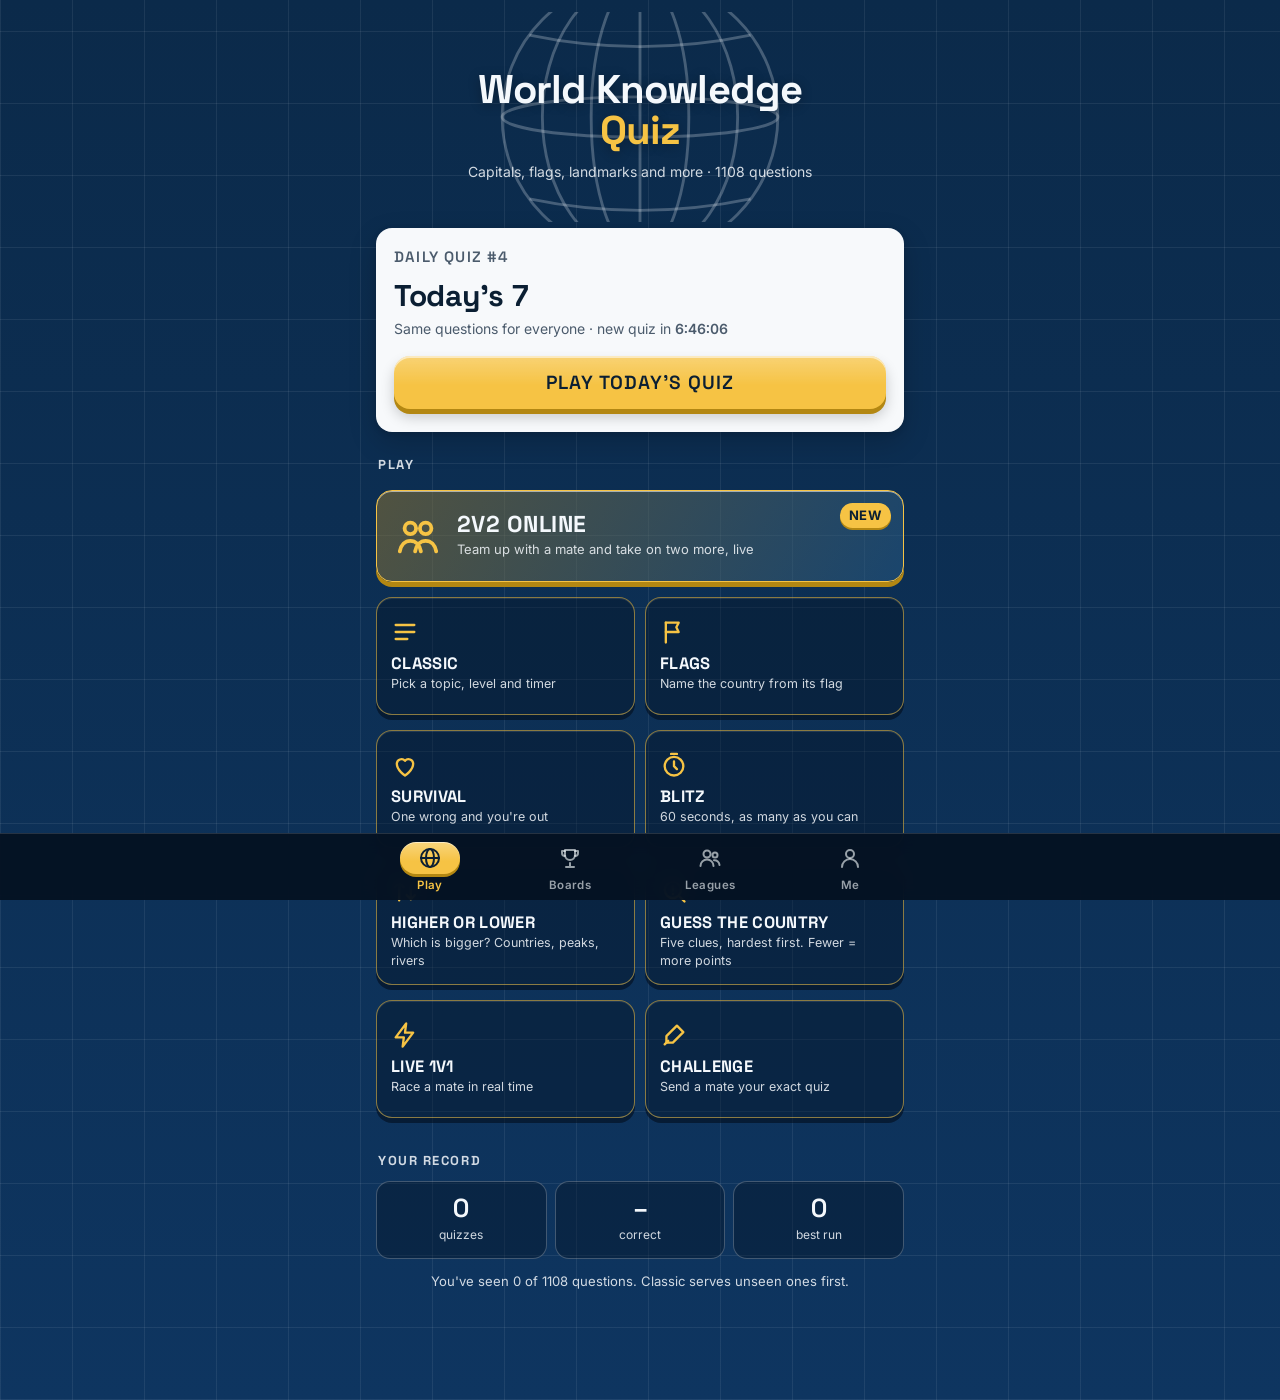
<file: docs/index.html>
<!doctype html>
<html lang="en">
<head>
<meta charset="utf-8">
<meta name="viewport" content="width=device-width, initial-scale=1, viewport-fit=cover">
<title>World Knowledge Quiz</title>
<meta name="description" content="World Knowledge Quiz: capitals, flags, geography, populations, landmarks and general knowledge. A daily quiz plus classic games, challenges and leagues.">
<meta name="theme-color" content="#0b2a4a" media="(prefers-color-scheme: light)">
<meta name="theme-color" content="#050d18" media="(prefers-color-scheme: dark)">
<link rel="manifest" href="manifest.json">
<link rel="icon" href="icon-192.png">
<link rel="apple-touch-icon" href="icon-192.png">
<link rel="preload" href="fonts/space-grotesk-latin-700.woff2" as="font" type="font/woff2" crossorigin>
<link rel="preload" href="fonts/inter-latin.woff2" as="font" type="font/woff2" crossorigin>
<link rel="stylesheet" href="app.css">
<script defer src="js/daily-gen.js"></script>
<script defer src="js/match.js"></script>
<script defer src="js/ach-defs.js"></script>
<script defer src="js/core.js"></script>
<script defer src="js/achievements.js"></script>
<script defer src="js/quiz.js"></script>
<script defer src="js/social.js"></script>
<script defer src="js/report.js"></script>
<script defer src="js/modes.js"></script>
<script defer src="js/games.js"></script>
<script defer src="js/compete.js"></script>
<script defer src="js/live.js"></script>
<script defer src="js/board.js"></script>
<script defer src="js/push.js"></script>
<script defer src="js/me.js"></script>
<script defer src="js/app.js"></script>
</head>
<body>
<main>

<!-- ============ PLAY tab ============ -->
<section id="home">
  <header class="globehead">
    <svg viewBox="0 0 390 210" preserveAspectRatio="xMidYMid slice" aria-hidden="true">
      <g fill="none" stroke="#f4f8fc" stroke-opacity=".25" stroke-width="2">
        <circle cx="195" cy="105" r="96"/>
        <ellipse cx="195" cy="105" rx="34" ry="96"/>
        <ellipse cx="195" cy="105" rx="68" ry="96"/>
        <line x1="195" y1="9" x2="195" y2="201"/>
        <ellipse cx="195" cy="105" rx="96" ry="14"/>
        <path d="M118 48 Q195 64 272 48"/>
        <path d="M118 162 Q195 178 272 162"/>
      </g>
    </svg>
    <div class="ttl">
      <h1>World Knowledge <span>Quiz</span></h1>
      <p id="subtitle">Capitals, flags, landmarks and more</p>
    </div>
  </header>

  <div class="card daily" id="dailyCard">
    <div class="row1"><span class="lbl" id="dLabel">Daily quiz</span><span class="flame" id="dFlame"></span></div>
    <div id="dTodo">
      <h2>Today's 7</h2>
      <p class="meta">Same questions for everyone · new quiz in <span class="countdown" id="dCount1">--:--:--</span></p>
      <button class="btn" id="dPlay">Play today's quiz</button>
    </div>
    <div id="dDone" class="hidden">
      <div class="doneRow"><span class="score" id="dScore"></span><div class="grid7" id="dGrid"></div></div>
      <p class="meta" id="dRank" style="margin-top:8px"></p>
      <p class="meta">Come back tomorrow · next quiz in <span class="countdown" id="dCount2">--:--:--</span></p>
      <div class="btns"><button class="btn" id="dShare">Share</button><button class="btn ghost" id="dBoard">Daily board</button></div>
    </div>
  </div>

  <button class="divstrip tile hidden" id="divStrip">
    <span class="dic" aria-hidden="true"><svg viewBox="0 0 24 24" width="22" height="22" fill="none" stroke="currentColor" stroke-width="2" stroke-linecap="round" stroke-linejoin="round"><path d="M12 3v18M5 9l7-6 7 6"/><path d="M5 15l7 6 7-6" opacity=".45"/></svg></span>
    <span class="dtx"><b id="divTier"></b><span id="divLine"></span></span>
    <span class="chev" aria-hidden="true">›</span>
  </button>

  <a class="tile getapp hidden" id="getApp" href="https://github.com/teo2301/world-quiz/releases/latest" rel="noopener">
    <b>Get the Android app</b><span>Same game, full screen, straight from your home screen</span>
  </a>

  <a class="tile getapp hidden" id="getAppIos" href="install.html#ios">
    <b>Get the iPhone app</b><span>Tap the Share button <svg aria-hidden="true" width="14" height="14" viewBox="0 0 24 24" fill="none" stroke="currentColor" stroke-width="2" stroke-linecap="round" stroke-linejoin="round" style="vertical-align:-2px"><path d="M12 3v12M7 8l5-5 5 5M5 14v5a2 2 0 0 0 2 2h10a2 2 0 0 0 2-2v-5"/></svg> in Safari, then Add to Home Screen. Same game, full screen, works offline. <u>How to install</u></span>
  </a>

  <h2 class="sec">Play</h2>
  <div class="modes" id="modes"></div>

  <h2 class="sec">Your record</h2>
  <div class="stats">
    <div class="stat tile"><b id="sPlayed">0</b><span>quizzes</span></div>
    <div class="stat tile"><b id="sPct">–</b><span>correct</span></div>
    <div class="stat tile"><b id="sStreak">0</b><span>best run</span></div>
  </div>
  <p class="small center" id="seenNote"></p>
</section>

<!-- ============ Classic setup ============ -->
<section id="setup" class="hidden">
  <div class="pagehead"><button class="back" id="setupBack" aria-label="Back"><svg viewBox="0 0 24 24" fill="none" stroke="currentColor" stroke-width="2.4" stroke-linecap="round" stroke-linejoin="round" aria-hidden="true"><path d="M15 5l-7 7 7 7"/></svg></button><h1>Classic</h1></div>
  <h2 class="sec">Topic</h2>
  <div class="chips" id="leagues"></div>
  <h2 class="sec">Difficulty</h2>
  <div class="chips" id="diffs"></div>
  <h2 class="sec">Questions</h2>
  <div class="chips" id="lengths"></div>
  <h2 class="sec">Timer</h2>
  <div class="chips" id="timers"></div>
  <button class="btn" id="start">Start</button>
  <p class="small center" id="pool"></p>
</section>

<!-- ============ Playing ============ -->
<section id="play" class="hidden">
  <div class="playtop"><span class="mname" id="mname">Classic</span><button class="iconbtn" id="quit">Quit</button></div>
  <div class="scoreboard">
    <div><span id="sbQL">Question</span><b id="sbQ">1/10</b></div>
    <div><span id="sbPL">Points</span><b id="sbP">0</b></div>
    <div><span id="sbClockL">Clock</span><b id="sbC">0:00</b></div>
  </div>
  <div class="segs" id="segs"></div>
  <div class="card qcard">
    <button class="lifeline hidden" id="fifty" aria-label="50:50 lifeline: remove two wrong answers, half points">50:50</button>
    <span class="tag" id="qtag"></span>
    <p class="q" id="qtext"></p>
    <img class="qflag hidden" id="qimg" alt="" width="240" height="180">
  </div>
  <div class="opts" id="opts"></div>
  <div class="fact hidden" id="fact"><b>Did you know</b><p id="factText"></p></div>
  <button class="btn hidden" id="next">Next</button>
  <button class="linkbtn reportlink hidden" id="reportBtn" type="button">Something wrong with this question?</button>
</section>

<!-- ============ Higher or lower ============ -->
<section id="hilo" class="hidden">
  <div class="playtop"><span class="mname">Higher or lower</span><button class="iconbtn" id="hiQuit">Quit</button></div>
  <div class="scoreboard">
    <div><span>Streak</span><b id="hiStreak">0</b></div>
    <div><span>Best</span><b id="hiBest">0</b></div>
  </div>
  <p class="hicat" id="hiCat"></p>
  <div class="card statcard" id="hiA"></div>
  <div class="vs"><span>vs</span></div>
  <div class="card statcard" id="hiB"></div>
  <p class="hiask" id="hiAsk"></p>
  <div class="hibtns" id="hiBtns">
    <button class="btn" id="hiBtn"><span aria-hidden="true">▲ </span><span id="hiBtnT">Higher</span></button>
    <button class="btn" id="loBtn"><span aria-hidden="true">▼ </span><span id="loBtnT">Lower</span></button>
  </div>
  <button class="btn hidden" id="hiNext">Next</button>
  <p class="small center" id="hiNote"></p>
</section>

<!-- ============ Guess the country (internal mode id "career") ============ -->
<section id="career" class="hidden">
  <div class="playtop"><span class="mname">Guess the country</span><button class="iconbtn" id="cQuit">Quit</button></div>
  <div class="scoreboard">
    <div><span>Country</span><b id="cNum">1/5</b></div>
    <div><span>Points</span><b id="cPts">0</b></div>
    <div><span>Worth</span><b id="cWorth">5</b></div>
  </div>
  <div class="card ccard">
    <span class="tag">Clues, hardest first · capital last</span>
    <ol class="path" id="cPath"></ol>
    <p class="left" id="cLeft"></p>
  </div>
  <div id="cAsk">
    <div class="namerow guessrow"><input id="cGuess" maxlength="60" placeholder="Which country?" autocomplete="off" autocorrect="off" autocapitalize="words" spellcheck="false"><button class="btn" id="cGuessBtn">Guess</button></div>
    <p class="msg" id="cMsg" aria-live="polite"></p>
    <div class="cbtns"><button class="btn ghost" id="cClue">Next clue</button><button class="btn ghost" id="cGiveUp">Give up</button></div>
    <p class="small center">5 points from the first clue, then 4, 3, 2 and 1. A wrong guess shows the next clue.</p>
  </div>
  <div id="cRes" class="hidden">
    <div class="card cres"><p class="lbl">It was</p><p class="who" id="cResName"></p><p id="cResLine"></p></div>
    <button class="btn" id="cNext">Next country</button>
  </div>
</section>

<!-- ============ Result ============ -->
<section id="done" class="hidden">
  <div class="card result">
    <div class="lbl" id="rLabel">Final score</div>
    <div class="big" id="final"></div>
    <p class="verdict" id="verdict"></p>
    <div class="grid7 hidden" id="rGrid"></div>
    <p class="flame hidden" id="rFlame"></p>
    <button class="btn hidden" id="rShare">Share result</button>
  </div>
  <div class="postbox">
    <div id="postAsk" class="hidden">
      <p>Put your score on the board? Pick a name:</p>
      <div class="namerow"><input id="nameIn" maxlength="16" placeholder="Your name" autocomplete="nickname" autocapitalize="words"><button class="btn" id="postBtn">Post</button></div>
    </div>
    <p id="postMsg" class="msg hidden"></p>
  </div>
  <div class="tile pushask hidden" id="pushAsk">
    <p class="pat"><b>Want a nudge when tomorrow's quiz is up?</b></p>
    <p class="cmeta">One notification a day at about 9am, plus when a mate beats your challenge. Switch any of them off in the Me tab.</p>
    <div class="btnpair"><button class="btn" id="paYes">Turn on</button><button class="btn ghost" id="paNo">Not now</button></div>
    <p class="msg err hidden" id="paMsg" aria-live="polite"></p>
  </div>
  <div id="chBox" class="hidden">
    <button class="btn" id="rChallenge">Challenge a mate</button>
    <p class="msg hidden" id="chMsg" aria-live="polite"></p>
  </div>
  <button class="btn" id="again">Play again</button>
  <button class="btn ghost" id="menu">Home</button>
  <h2 class="sec" id="missedH">What you missed</h2>
  <ul class="review" id="missed"></ul>
</section>

<!-- ============ Challenge hub ============ -->
<section id="chal" class="hidden">
  <div class="pagehead"><button class="back" id="chalBack" aria-label="Back"><svg viewBox="0 0 24 24" fill="none" stroke="currentColor" stroke-width="2.4" stroke-linecap="round" stroke-linejoin="round" aria-hidden="true"><path d="M15 5l-7 7 7 7"/></svg></button><h1>Challenge</h1></div>
  <div class="card">
    <h2 class="ctitle">Got a code?</h2>
    <p class="cmeta">Play the exact quiz a mate played, then see your scores side by side.</p>
    <div class="namerow incard"><input id="chCode" class="code" maxlength="7" placeholder="ABC123" autocomplete="off" autocorrect="off" autocapitalize="characters" spellcheck="false"><button class="btn" id="chGo">Play</button></div>
    <p class="msg hidden" id="chGoMsg" aria-live="polite"></p>
  </div>
  <div class="tile howto">
    <b>Send one</b>
    <p>Play a Classic quiz, then tap <em>Challenge a mate</em> on the result screen. They get the same questions in the same order.</p>
    <button class="btn ghost" id="chClassic">Play Classic</button>
  </div>
  <h2 class="sec">Head to head</h2>
  <ul class="lb" id="h2hList"></ul>
  <p class="small center" id="h2hMsg"></p>
  <h2 class="sec">Your challenges</h2>
  <ul class="lb" id="chList"></ul>
  <p class="small center" id="chListMsg"></p>
</section>

<!-- ============ Challenge invite ============ -->
<section id="chIntro" class="hidden">
  <div class="pagehead"><button class="back" id="ciBack" aria-label="Home"><svg viewBox="0 0 24 24" fill="none" stroke="currentColor" stroke-width="2.4" stroke-linecap="round" stroke-linejoin="round" aria-hidden="true"><path d="M15 5l-7 7 7 7"/></svg></button><h1>Challenge</h1></div>
  <div class="card invite">
    <div class="lbl" id="ciCode"></div>
    <p class="who" id="ciFrom"></p>
    <p class="sub" id="ciSub">challenges you</p>
    <div class="target hidden" id="ciTarget"><span>Score to beat</span><b id="ciScore"></b><em id="ciPts"></em></div>
    <p class="cmeta" id="ciMeta"></p>
    <button class="btn hidden" id="ciPlay">Start</button>
    <p class="msg hidden" id="ciMsg" aria-live="polite"></p>
  </div>
</section>

<!-- ============ Challenge result: side by side ============ -->
<section id="vs" class="hidden">
  <div class="card result vscard">
    <div class="lbl" id="vsLabel">Challenge</div>
    <div class="vsrow">
      <div class="side"><span class="nm" id="vsAName">You</span><b id="vsA">–</b><em id="vsAP"></em></div>
      <div class="mid">v</div>
      <div class="side"><span class="nm" id="vsBName"></span><b id="vsB">–</b><em id="vsBP"></em></div>
    </div>
    <p class="verdict" id="vsVerdict"></p>
    <p class="h2h" id="vsH2h"></p>
  </div>
  <p class="msg hidden" id="vsMsg" aria-live="polite"></p>
  <div id="vsPlays" class="hidden">
    <h2 class="sec">Who's played</h2>
    <ul class="lb" id="vsPlayList"></ul>
    <button class="btn" id="vsShare">Share the challenge again</button>
  </div>
  <div id="vsQs">
    <h2 class="sec">Question by question</h2>
    <ul class="review qq" id="vsQList"></ul>
  </div>
  <button class="btn ghost" id="vsHome">Home</button>
</section>

<!-- ============ BOARDS tab ============ -->
<section id="boards" class="hidden">
  <div class="pagehead"><h1>Boards</h1></div>
  <div class="chips" id="bKind"></div>
  <div class="chips" id="bPeriod" style="margin-top:6px;padding-top:6px;border-top:1px solid var(--tileb)"></div>
  <div class="chips" id="bLen"></div>
  <h2 class="sec" id="bTitle"></h2>
  <ul class="lb" id="lb"></ul>
  <p class="small center" id="bMsg"></p>
  <p class="small center" id="bNote"></p>
</section>

<!-- ============ LEAGUES tab ============ -->
<section id="leaguesTab" class="hidden">
  <div class="pagehead"><h1>Leagues</h1></div>
  <div class="card divcard" id="divCard">
    <div class="row1"><span class="lbl">This week's division</span><span class="left" id="dvLeft"></span></div>
    <h2 class="ctitle" id="dvTier"></h2>
    <div class="ladder" id="dvLadder"></div>
    <p class="banner hidden" id="dvLast"></p>
    <p class="cmeta" id="dvLine"></p>
  </div>
  <ul class="lb divtable" id="dvTable"></ul>
  <p class="small" id="dvNote">Every game you post earns points: Classic, daily and Guess the country points as scored, 1 per correct answer in Survival, Blitz and Higher or lower. Tables of 20; every Monday at midnight the top 3 go up and the bottom 3 go down.</p>

  <h2 class="sec">Live 1v1 league</h2>
  <ul class="lb" id="lvTabTable"></ul>
  <p class="small center" id="lvTabMsg"></p>
  <button class="btn" id="lvTabPlay">Play a live match</button>

  <h2 class="sec">Private leagues</h2>
  <ul class="lb" id="lgList"></ul>
  <p class="small center" id="lgMsg"></p>
  <div class="tile join hidden" id="lgInvite">
    <b id="lgInviteName"></b>
    <p id="lgInviteMeta"></p>
    <div class="btnpair"><button class="btn" id="lgInviteJoin">Join league</button><button class="btn ghost" id="lgInviteNo">Not now</button></div>
  </div>
  <div class="tile form">
    <b>Join with a code</b>
    <div class="namerow"><input id="lgCode" class="code" maxlength="7" placeholder="ABC123" autocomplete="off" autocorrect="off" autocapitalize="characters" spellcheck="false"><button class="btn" id="lgJoin">Join</button></div>
  </div>
  <div class="tile form">
    <b>Start a league</b>
    <div class="namerow"><input id="lgName" maxlength="24" placeholder="League name" autocomplete="off" autocapitalize="words"><button class="btn" id="lgCreate">Create</button></div>
  </div>
  <p class="msg hidden" id="lgFormMsg" aria-live="polite"></p>
</section>

<!-- ============ One private league ============ -->
<section id="league" class="hidden">
  <div class="pagehead"><button class="back" id="lBack" aria-label="Back"><svg viewBox="0 0 24 24" fill="none" stroke="currentColor" stroke-width="2.4" stroke-linecap="round" stroke-linejoin="round" aria-hidden="true"><path d="M15 5l-7 7 7 7"/></svg></button><h1 id="lName">League</h1></div>
  <div class="tile codetile">
    <div><span class="lbl">Join code</span><b class="codebig" id="lCode"></b></div>
    <button class="btn" id="lInvite">Invite</button>
  </div>
  <div class="chips" id="lPeriod"></div>
  <ul class="lb" id="lTable"></ul>
  <p class="small center" id="lMsg"></p>
  <p class="small" id="lNote">Points from every mode, for players who are in the league. The week runs Monday to Sunday (UK time).</p>
  <button class="btn ghost" id="lLeave">Leave league</button>
</section>

<!-- ============ Live 1v1 ============ -->
<section id="live" class="hidden">
  <div id="lvLobby">
    <div class="pagehead"><button class="back" id="lvBack" aria-label="Back"><svg viewBox="0 0 24 24" fill="none" stroke="currentColor" stroke-width="2.4" stroke-linecap="round" stroke-linejoin="round" aria-hidden="true"><path d="M15 5l-7 7 7 7"/></svg></button><h1>Live 1v1</h1></div>
    <div class="card">
      <h2 class="ctitle">Ranked match</h2>
      <p class="cmeta">10 questions, 15 seconds each, against whoever's online. Quicker right answers score more. Win = 3 league points, draw = 1.</p>
      <button class="btn" id="lvFind">Find a match</button>
    </div>
    <div class="card lvbots" id="lvBotCard">
      <h2 class="ctitle">Play vs bots</h2>
      <p class="cmeta">No waiting: the same 10 questions, 15 seconds each. Bot games don't count for the league. The 1v1 works offline too.</p>
      <p class="msg hidden" id="lvBotOff">Can't reach the server right now, so the bot game runs on your phone.</p>
      <div class="seg" id="lvLevel" role="group" aria-label="Bot level"></div>
      <div class="lvbotbtns"><button class="btn" id="lvBot1">1v1 vs bot</button><button class="btn ghost" id="lvBot2">2v2 with bots</button></div>
    </div>
    <div class="tile form">
      <b>Play a mate</b>
      <div class="namerow"><input id="lvCode" class="code" maxlength="7" placeholder="ABC123" autocomplete="off" autocorrect="off" autocapitalize="characters" spellcheck="false"><button class="btn" id="lvJoin">Join</button></div>
      <button class="btn ghost" id="lvCreate" style="margin-top:10px">Create a match and send a code</button>
    </div>
    <p class="msg hidden" id="lvMsg" aria-live="polite"></p>
    <h2 class="sec">Live league</h2>
    <div class="chips" id="lvPeriod"></div>
    <ul class="lb" id="lvTable"></ul>
    <p class="small center" id="lvTableMsg"></p>
    <p class="small">The league only counts ranked matches. Win 3, draw 1, loss 0, then points difference. Weeks run Monday to Sunday (UK time). Only the first 3 results a week against the same player count.</p>
  </div>
  <div id="lvWait" class="hidden">
    <div class="pagehead"><h1>Live 1v1</h1></div>
    <div class="card lvwait">
      <h2 class="ctitle" id="lvWaitTitle"></h2>
      <p class="cmeta" id="lvWaitSub"></p>
      <div id="lvCodeBox" class="hidden"><span class="lbl">Match code</span><b class="codebig" id="lvWaitCode"></b></div>
      <button class="btn hidden" id="lvShare">Send to a mate</button>
      <button class="btn ghost" id="lvCancel">Cancel</button>
    </div>
  </div>
  <div id="lvMatch" class="hidden">
    <div class="playtop"><span class="mname" id="lvKind">Ranked</span><button class="iconbtn" id="lvQuit">Quit</button></div>
    <div class="scoreboard">
      <div><span id="lvYouName">You</span><b id="lvYouPts">0</b></div>
      <div><span>Clock</span><b id="lvClock">–</b></div>
      <div><span id="lvOppName">Them</span><b id="lvOppPts">0</b></div>
    </div>
    <div class="segs" id="lvSegs"></div>
    <p class="small center lvstatus" id="lvStatus"></p>
    <div class="card qcard" id="lvQCard">
      <span class="tag" id="lvQN"></span>
      <p class="q" id="lvQText"></p>
      <img class="qflag hidden" id="lvImg" alt="" width="240" height="180">
    </div>
    <div class="opts" id="lvOpts"></div>
    <div class="fact hidden" id="lvFact"><b>Did you know</b><p id="lvFactText"></p></div>
  </div>
  <div id="lvDone" class="hidden">
    <div class="card result lvres" id="lvRes">
      <div class="lbl" id="lvResLabel"></div>
      <div class="big" id="lvResBig"></div>
      <div class="vsrow">
        <div class="side"><span class="nm" id="lvResYou"></span><b id="lvResYouPts">0</b></div>
        <div class="mid">v</div>
        <div class="side"><span class="nm" id="lvResOpp"></span><b id="lvResOppPts">0</b></div>
      </div>
      <p class="verdict" id="lvResLine"></p>
      <p class="h2h" id="lvResNote"></p>
    </div>
    <button class="btn" id="lvAgain">Find another match</button>
    <button class="btn ghost" id="lvShareRes">Share result</button>
    <button class="btn ghost" id="lvHome">Home</button>
    <h2 class="sec">Question by question</h2>
    <ul class="review qq" id="lvReview"></ul>
  </div>
</section>

<!-- ============ 2v2 Online (live.js) ============ -->
<section id="duo" class="hidden">
  <div id="duHub">
    <div class="pagehead"><button class="back" id="duBack" aria-label="Back"><svg viewBox="0 0 24 24" fill="none" stroke="currentColor" stroke-width="2.4" stroke-linecap="round" stroke-linejoin="round" aria-hidden="true"><path d="M15 5l-7 7 7 7"/></svg></button><h1>2v2 Online</h1></div>
    <div class="card duhero">
      <span class="lbl">Quick match</span>
      <h2 class="ctitle">Jump in with anyone online</h2>
      <p class="cmeta">You get a team-mate and two opponents. Empty seats are filled by bots after 30 seconds.</p>
      <button class="btn" id="duQuick">Quick match</button>
    </div>
    <div class="tile form">
      <b>Play with mates</b>
      <p class="cmeta">Make a room and send the link. Two a side, or fill the gaps with bots.</p>
      <button class="btn" id="duCreate">Create a room</button>
      <div class="namerow" style="margin-top:12px"><input id="duCode" class="code" maxlength="7" placeholder="ROOM CODE" autocomplete="off" autocorrect="off" autocapitalize="characters" spellcheck="false" aria-label="Room code"><button class="btn ghost" id="duJoin">Join</button></div>
    </div>
    <button class="btn ghost" id="duBots">Play vs bots (you + a bot v 2 bots)</button>
    <p class="msg hidden" id="duMsg" aria-live="polite"></p>
    <h2 class="sec">How it works</h2>
    <ul class="duhow">
      <li><b>10</b><span>questions, the same for all four players</span></li>
      <li><b>15s</b><span>to answer each one: quicker right answers score more, harder ones are worth more</span></li>
      <li><b>2+2</b><span>your points and your team-mate's are added up: the higher team total wins</span></li>
    </ul>
  </div>

  <div id="duRoom" class="hidden">
    <div class="pagehead"><button class="back" id="duRoomBack" aria-label="Leave room"><svg viewBox="0 0 24 24" fill="none" stroke="currentColor" stroke-width="2.4" stroke-linecap="round" stroke-linejoin="round" aria-hidden="true"><path d="M15 5l-7 7 7 7"/></svg></button><h1 id="duRoomTitle">Room</h1></div>
    <p class="small center dunote" id="duRoomNote"></p>
    <div class="duteams" id="duTeams"></div>
    <div class="card dushare hidden" id="duShareBox">
      <span class="lbl">Room code</span><b class="codebig" id="duRoomCode"></b>
      <button class="btn" id="duShare">Send the link</button>
    </div>
    <button class="btn" id="duStart">Start game</button>
    <p class="small center" id="duStartNote"></p>
  </div>

  <div id="duGame" class="hidden">
    <div class="playtop"><span class="mname" id="duKind">2v2</span><button class="iconbtn" id="duQuit">Quit</button></div>
    <div class="scoreboard duboard">
      <div class="tA"><span id="duUsName">Your team</span><b id="duUsPts">0</b></div>
      <div class="clk"><span>Clock</span><b id="duClock">–</b></div>
      <div class="tB"><span id="duThemName">Them</span><b id="duThemPts">0</b></div>
    </div>
    <div class="duplayers" id="duPlayers"></div>
    <div class="segs" id="duSegs"></div>
    <div class="dutimer"><i id="duBar"></i></div>
    <div class="card qcard" id="duQCard">
      <span class="tag" id="duQN"></span>
      <p class="q" id="duQText"></p>
      <img class="qflag hidden" id="duImg" alt="" width="240" height="180">
    </div>
    <div class="ducount hidden" id="duCount"><span>Get ready</span><b id="duCountN">3</b></div>
    <div class="opts" id="duOpts"></div>
    <p class="small center lvstatus" id="duStatus"></p>
    <div class="fact hidden" id="duFact"><b>Did you know</b><p id="duFactText"></p></div>
  </div>

  <div id="duDone" class="hidden">
    <div class="card result dures" id="duRes">
      <div class="lbl" id="duResLabel">2v2 · full time</div>
      <div class="big" id="duResBig"></div>
      <div class="vsrow">
        <div class="side tA"><span class="nm" id="duResUs"></span><b id="duResUsPts">0</b></div>
        <div class="mid">v</div>
        <div class="side tB"><span class="nm" id="duResThem"></span><b id="duResThemPts">0</b></div>
      </div>
      <p class="verdict" id="duResLine"></p>
    </div>
    <ul class="lb duscores" id="duScores"></ul>
    <button class="btn" id="duAgain">Rematch</button>
    <button class="btn ghost" id="duShareRes">Share result</button>
    <button class="btn ghost" id="duLeave">Leave</button>
    <h2 class="sec">Question by question</h2>
    <ul class="review qq" id="duReview"></ul>
  </div>
</section>

<!-- ============ Name sheet (shared) ============ -->
<div class="sheet hidden" id="nameSheet" role="dialog" aria-modal="true" aria-labelledby="nsTitle">
  <div class="card">
    <h2 class="ctitle" id="nsTitle">Pick a name</h2>
    <p class="cmeta" id="nsWhy">Your mates will see it in tables and challenges.</p>
    <div class="namerow incard"><input id="nsName" maxlength="16" placeholder="Your name" autocomplete="nickname" autocapitalize="words"><button class="btn" id="nsSave">Save</button></div>
    <p class="msg hidden" id="nsMsg"></p>
    <button class="linkbtn" id="nsCancel">Cancel</button>
  </div>
</div>

<!-- ============ Report sheet (answer screen) ============ -->
<div class="sheet hidden" id="reportSheet" role="dialog" aria-modal="true" aria-labelledby="rpTitle">
  <div class="card">
    <h2 class="ctitle" id="rpTitle">Report this question</h2>
    <p class="cmeta rpq" id="rpQ"></p>
    <p class="cmeta" id="rpA"></p>
    <div class="chips incard" id="rpWhy" data-r=""></div>
    <textarea class="rpnote" id="rpNote" maxlength="300" rows="3" placeholder="Anything to add? (optional)"></textarea>
    <p class="msg hidden" id="rpMsg"></p>
    <button class="btn" id="rpSend" type="button">Send report</button>
    <button class="linkbtn" id="rpCancel" type="button">Cancel</button>
  </div>
</div>

<!-- ============ ME tab ============ -->
<section id="me" class="hidden">
  <div class="pagehead"><h1>Me</h1></div>
  <div class="tile">
    <p style="margin:0 0 10px">Your name on the boards</p>
    <div class="namerow"><input id="meName" maxlength="16" placeholder="Pick a name" autocomplete="nickname" autocapitalize="words"><button class="btn" id="meSave">Save</button></div>
    <p class="msg hidden" id="meMsg"></p>
  </div>
  <h2 class="sec">Your record</h2>
  <div class="stats">
    <div class="stat tile"><b id="mDaily">0</b><span>dailies</span></div>
    <div class="stat tile"><b id="mDStreak">0</b><span>day streak</span></div>
    <div class="stat tile"><b id="mDBest">0</b><span>best streak</span></div>
  </div>
  <div class="stats" style="margin-top:8px">
    <div class="stat tile"><b id="mPlayed">0</b><span>classic</span></div>
    <div class="stat tile"><b id="mPct">–</b><span>correct</span></div>
    <div class="stat tile"><b id="mSeen">0</b><span>seen</span></div>
  </div>
  <h2 class="sec">Personal bests</h2>
  <div class="stats">
    <div class="stat tile"><b id="bSurvival">–</b><span>survival</span></div>
    <div class="stat tile"><b id="bBlitz">–</b><span>blitz</span></div>
    <div class="stat tile"><b id="bHilo">–</b><span>hi-lo</span></div>
    <div class="stat tile"><b id="bCareer">–</b><span>guess</span></div>
  </div>
  <div class="achhead"><h2 class="sec">Achievements</h2><span id="achCount"></span></div>
  <div class="achgrid" id="achGrid"></div>
  <p class="small">Earned on this phone. Your best three show next to your name on the boards.</p>
  <h2 class="sec">Settings</h2>
  <div class="tile" style="padding-top:4px;padding-bottom:4px">
    <div class="setrow" id="hapticsRow"><span class="stx"><b>Vibrate</b><span>A buzz when you're right, two when you're wrong</span></span>
      <button class="switch" id="setHaptics" role="switch" aria-checked="true" aria-label="Vibrate"></button></div>
    <div class="setrow"><span class="stx"><b>Sounds</b><span>A chime when you're right, a low note when you're wrong</span></span>
      <button class="switch" id="setSound" role="switch" aria-checked="false" aria-label="Sounds"></button></div>
  </div>
  <h2 class="sec">Notifications</h2>
  <div class="tile" style="padding-top:4px;padding-bottom:4px">
    <div id="pushList"></div>
    <p class="small pushnote hidden" id="pushNote"></p>
    <p class="msg hidden" id="pushMsg" aria-live="polite"></p>
  </div>
  <h2 class="sec">About</h2>
  <div class="tile">
    <p style="margin:0">No accounts, no ads, no tracking. Your name and scores are only used for the boards.</p>
    <p style="margin:10px 0 0"><a href="privacy.html">Privacy policy</a></p>
    <p style="margin:10px 0 0"><a href="install.html">Install the app</a> (Android APK or iPhone Add to Home Screen)</p>
  </div>
  <p class="small center" id="version"></p>
</section>

</main>

<nav class="tabbar" id="tabbar">
  <button data-tab="home" aria-current="page"><svg viewBox="0 0 24 24" fill="none" stroke="currentColor" stroke-width="2" stroke-linecap="round" stroke-linejoin="round"><circle cx="12" cy="12" r="9"/><ellipse cx="12" cy="12" rx="4" ry="9"/><path d="M3 12h18"/></svg>Play</button>
  <button data-tab="boards"><svg viewBox="0 0 24 24" fill="none" stroke="currentColor" stroke-width="2" stroke-linecap="round" stroke-linejoin="round"><path d="M8 21h8M12 17v4M7 4h10v5a5 5 0 0 1-10 0z"/><path d="M17 5h3v2a3 3 0 0 1-3 3M7 5H4v2a3 3 0 0 0 3 3"/></svg>Boards</button>
  <button data-tab="leaguesTab"><svg viewBox="0 0 24 24" fill="none" stroke="currentColor" stroke-width="2" stroke-linecap="round" stroke-linejoin="round"><circle cx="9" cy="8" r="3.5"/><path d="M2.5 20a6.5 6.5 0 0 1 13 0"/><circle cx="17" cy="9" r="2.5"/><path d="M16 14.2a5 5 0 0 1 5.5 4.8"/></svg>Leagues</button>
  <button data-tab="me"><svg viewBox="0 0 24 24" fill="none" stroke="currentColor" stroke-width="2" stroke-linecap="round" stroke-linejoin="round"><circle cx="12" cy="8" r="4"/><path d="M4 21a8 8 0 0 1 16 0"/></svg>Me</button>
</nav>
<div class="toast hidden" id="toast" role="status" aria-live="polite"></div>
<div class="achtoast hidden" id="achToast" role="status" aria-live="polite">
  <span class="badge big" id="atIc" aria-hidden="true"></span>
  <span class="tx"><span class="lbl">Achievement unlocked</span><b id="atName"></b><span class="ds" id="atDesc"></span></span>
</div>
<div class="goal hidden" id="goal" aria-live="polite">
  <div class="frame" aria-hidden="true"><div class="net"></div></div>
  <div class="confetti" id="confetti" aria-hidden="true"></div>
  <div class="gtx"><b id="goalText">Perfect!</b><span id="goalSub">Perfect score</span></div>
</div>
</body>
</html>
</file>
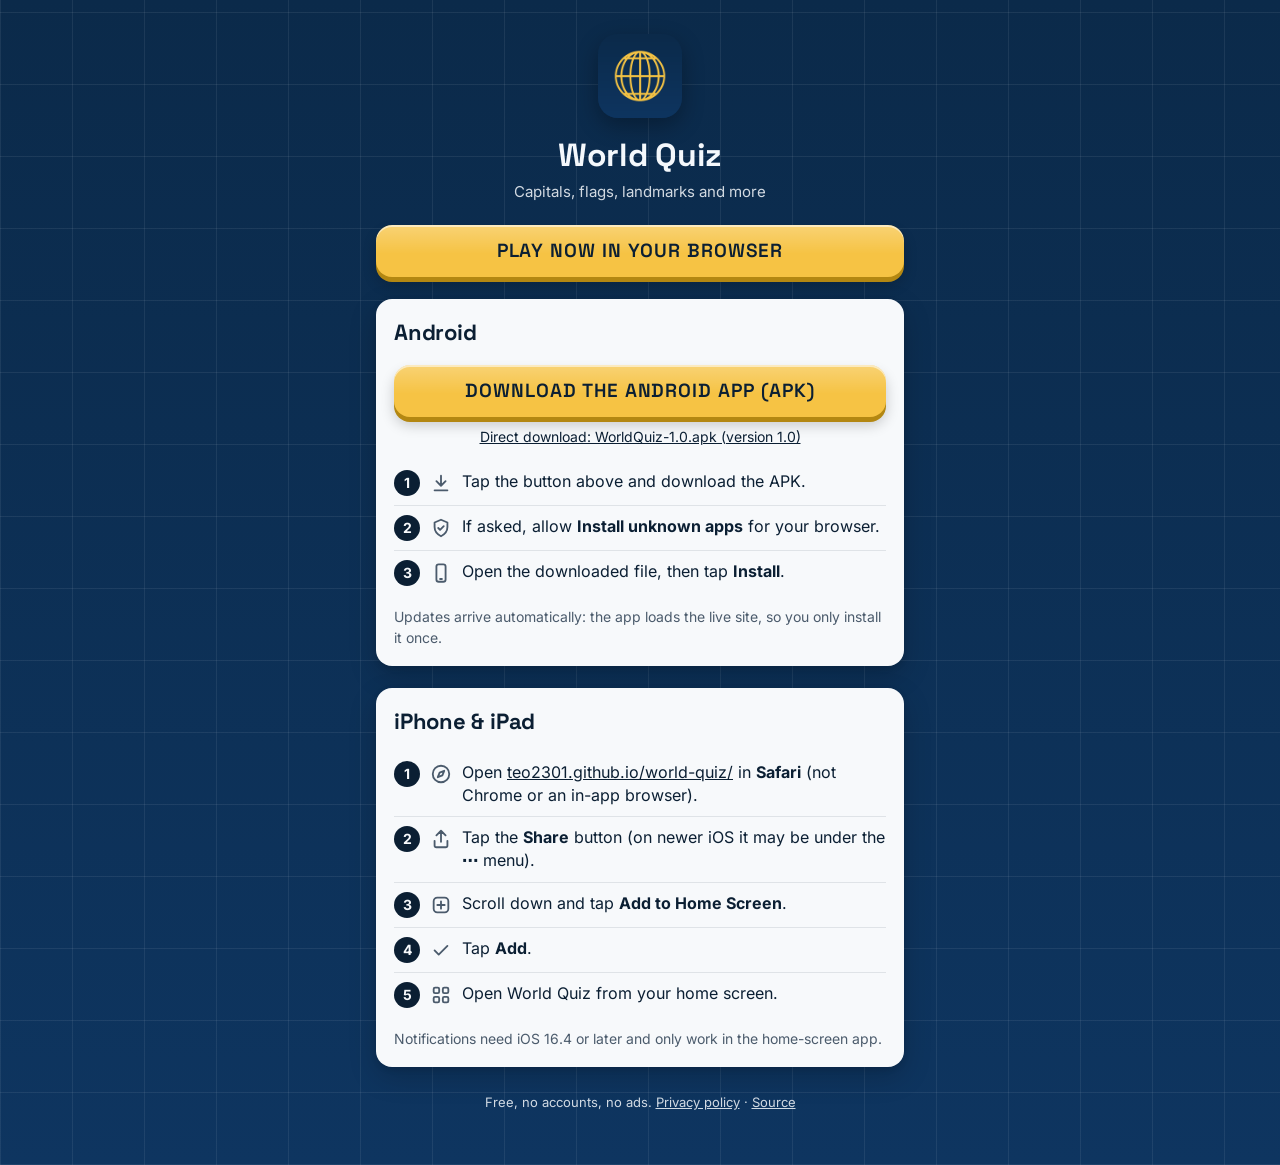
<file: docs/install.html>
<!doctype html>
<html lang="en">
<head>
<meta charset="utf-8">
<meta name="viewport" content="width=device-width,initial-scale=1,viewport-fit=cover">
<title>Install World Quiz on Android or iPhone</title>
<meta name="description" content="Get World Quiz on your phone: Android app (APK) download and iPhone Add to Home Screen steps.">
<meta name="theme-color" content="#0b2a4a">
<link rel="icon" href="icon-192.png">
<link rel="apple-touch-icon" href="icon-192.png">
<link rel="stylesheet" href="app.css">
<style>
/* install page only; the look comes from app.css. iOS 12 safe (no gap/clamp/inset). */
main.inst{padding-bottom:calc(40px + env(safe-area-inset-bottom))}
.ihead{text-align:center;padding:22px 0 6px}
.ihead img{width:84px;height:84px;border-radius:20px;box-shadow:0 8px 22px rgba(0,0,0,.3)}
.ihead h1{font-size:32px;margin-top:14px;line-height:1.1}
.ihead p{margin:8px 0 0;color:var(--chalk2);font-size:15px}
a.btn{text-decoration:none;text-align:center;line-height:26px}
.plat{margin-top:22px;position:relative}
.plat h2{font-size:22px;color:var(--ink)}
.plat.you{box-shadow:0 0 0 3px var(--yellow),0 10px 28px rgba(0,0,0,.25)}
.yourdev{display:none;position:absolute;right:14px;top:-12px;background:var(--yellow);color:#10231a;border-radius:999px;
  padding:3px 10px;font:600 12px/1.4 var(--body);text-transform:uppercase;letter-spacing:.05em}
.plat.you .yourdev{display:block}
.steps{list-style:none;margin:14px 0 0;padding:0}
.steps li{display:flex;align-items:flex-start;padding:9px 0;border-top:1px solid var(--cardb);color:var(--ink)}
.steps li:first-child{border-top:0}
.steps .n{flex:none;width:26px;height:26px;border-radius:50%;background:var(--ink);color:var(--card);font:700 14px/26px var(--body);
  text-align:center;margin-right:10px}
.steps .ic{flex:none;margin:2px 10px 0 0;color:var(--ink2)}
.steps li span{flex:1}
.note{margin:12px 0 0;font-size:14px;color:var(--ink2)}
.direct{display:block;text-align:center;margin-top:10px;font-size:14px;color:var(--ink2)}
.card a{color:inherit}
.warn{display:none;margin:12px 0 0;padding:10px 12px;border-radius:12px;background:rgba(232,89,12,.14);color:var(--ink);font-size:14px}
.warn.on{display:block}
.foot{text-align:center;margin-top:26px;font-size:13px;color:var(--chalk2)}
.foot a{color:var(--chalk2)}
</style>
</head>
<body>
<main class="inst">
  <div class="ihead">
    <img src="icon-192.png" alt="" width="84" height="84">
    <h1>World Quiz</h1>
    <p>Capitals, flags, landmarks and more</p>
  </div>
  <a class="btn" href="./">Play now in your browser</a>

  <div id="plats">
  <section class="card plat" id="android">
    <span class="yourdev">Your device</span>
    <h2>Android</h2>
    <a class="btn" href="https://github.com/teo2301/world-quiz/releases/latest" rel="noopener">Download the Android app (APK)</a>
    <a class="direct" href="https://github.com/teo2301/world-quiz/releases/download/v1.0/WorldQuiz-1.0.apk" rel="noopener">Direct download: WorldQuiz-1.0.apk (version 1.0)</a>
    <ol class="steps">
      <li><span class="n">1</span><svg class="ic" aria-hidden="true" width="22" height="22" viewBox="0 0 24 24" fill="none" stroke="currentColor" stroke-width="2" stroke-linecap="round" stroke-linejoin="round"><path d="M12 4v11M7 10l5 5 5-5M5 20h14"/></svg><span>Tap the button above and download the APK.</span></li>
      <li><span class="n">2</span><svg class="ic" aria-hidden="true" width="22" height="22" viewBox="0 0 24 24" fill="none" stroke="currentColor" stroke-width="2" stroke-linecap="round" stroke-linejoin="round"><path d="M12 3l7 3v5c0 4.5-3 8-7 10-4-2-7-5.5-7-10V6z"/><path d="M9 12l2 2 4-4"/></svg><span>If asked, allow <b>Install unknown apps</b> for your browser.</span></li>
      <li><span class="n">3</span><svg class="ic" aria-hidden="true" width="22" height="22" viewBox="0 0 24 24" fill="none" stroke="currentColor" stroke-width="2" stroke-linecap="round" stroke-linejoin="round"><rect x="7" y="2.5" width="10" height="19" rx="2.5"/><path d="M11 18.5h2"/></svg><span>Open the downloaded file, then tap <b>Install</b>.</span></li>
    </ol>
    <p class="note">Updates arrive automatically: the app loads the live site, so you only install it once.</p>
  </section>

  <section class="card plat" id="ios">
    <span class="yourdev">Your device</span>
    <h2>iPhone &amp; iPad</h2>
    <p class="warn" id="notSafari">You're not in Safari. Copy this page's link and open it in <b>Safari</b> to add the app.</p>
    <ol class="steps">
      <li><span class="n">1</span><svg class="ic" aria-hidden="true" width="22" height="22" viewBox="0 0 24 24" fill="none" stroke="currentColor" stroke-width="2" stroke-linecap="round" stroke-linejoin="round"><circle cx="12" cy="12" r="9"/><path d="M15.5 8.5l-2 5-5 2 2-5z"/></svg><span>Open <a href="./">teo2301.github.io/world-quiz/</a> in <b>Safari</b> (not Chrome or an in-app browser).</span></li>
      <li><span class="n">2</span><svg class="ic" aria-hidden="true" width="22" height="22" viewBox="0 0 24 24" fill="none" stroke="currentColor" stroke-width="2" stroke-linecap="round" stroke-linejoin="round"><path d="M12 3v12M7 8l5-5 5 5M5 14v5a2 2 0 0 0 2 2h10a2 2 0 0 0 2-2v-5"/></svg><span>Tap the <b>Share</b> button (on newer iOS it may be under the <b>⋯</b> menu).</span></li>
      <li><span class="n">3</span><svg class="ic" aria-hidden="true" width="22" height="22" viewBox="0 0 24 24" fill="none" stroke="currentColor" stroke-width="2" stroke-linecap="round" stroke-linejoin="round"><rect x="4" y="4" width="16" height="16" rx="4"/><path d="M12 8v8M8 12h8"/></svg><span>Scroll down and tap <b>Add to Home Screen</b>.</span></li>
      <li><span class="n">4</span><svg class="ic" aria-hidden="true" width="22" height="22" viewBox="0 0 24 24" fill="none" stroke="currentColor" stroke-width="2" stroke-linecap="round" stroke-linejoin="round"><path d="M5 12.5l4.5 4.5L19 7.5"/></svg><span>Tap <b>Add</b>.</span></li>
      <li><span class="n">5</span><svg class="ic" aria-hidden="true" width="22" height="22" viewBox="0 0 24 24" fill="none" stroke="currentColor" stroke-width="2" stroke-linecap="round" stroke-linejoin="round"><rect x="4" y="4" width="6" height="6" rx="1.5"/><rect x="14" y="4" width="6" height="6" rx="1.5"/><rect x="4" y="14" width="6" height="6" rx="1.5"/><rect x="14" y="14" width="6" height="6" rx="1.5"/></svg><span>Open World Quiz from your home screen.</span></li>
    </ol>
    <p class="note">Notifications need iOS 16.4 or later and only work in the home-screen app.</p>
  </section>
  </div>

  <p class="foot">Free, no accounts, no ads. <a href="privacy.html">Privacy policy</a> · <a href="https://github.com/teo2301/world-quiz" rel="noopener">Source</a></p>
</main>
<script>
(function () {
  var ua = navigator.userAgent || "";
  var ios = /iPhone|iPad|iPod/.test(ua) || (navigator.platform === "MacIntel" && navigator.maxTouchPoints > 1);
  var droid = /Android/i.test(ua);
  var pick = ios ? "ios" : droid ? "android" : "";
  if (!pick) return;
  var el = document.getElementById(pick), box = document.getElementById("plats");
  el.className += " you";
  if (box.firstElementChild !== el) box.insertBefore(el, box.firstElementChild);
  if (ios && /CriOS|FxiOS|EdgiOS|OPiOS|GSA\/|FBAN|FBAV|Instagram|WhatsApp|Line\//.test(ua))
    document.getElementById("notSafari").className += " on";
})();
</script>
</body>
</html>
</file>
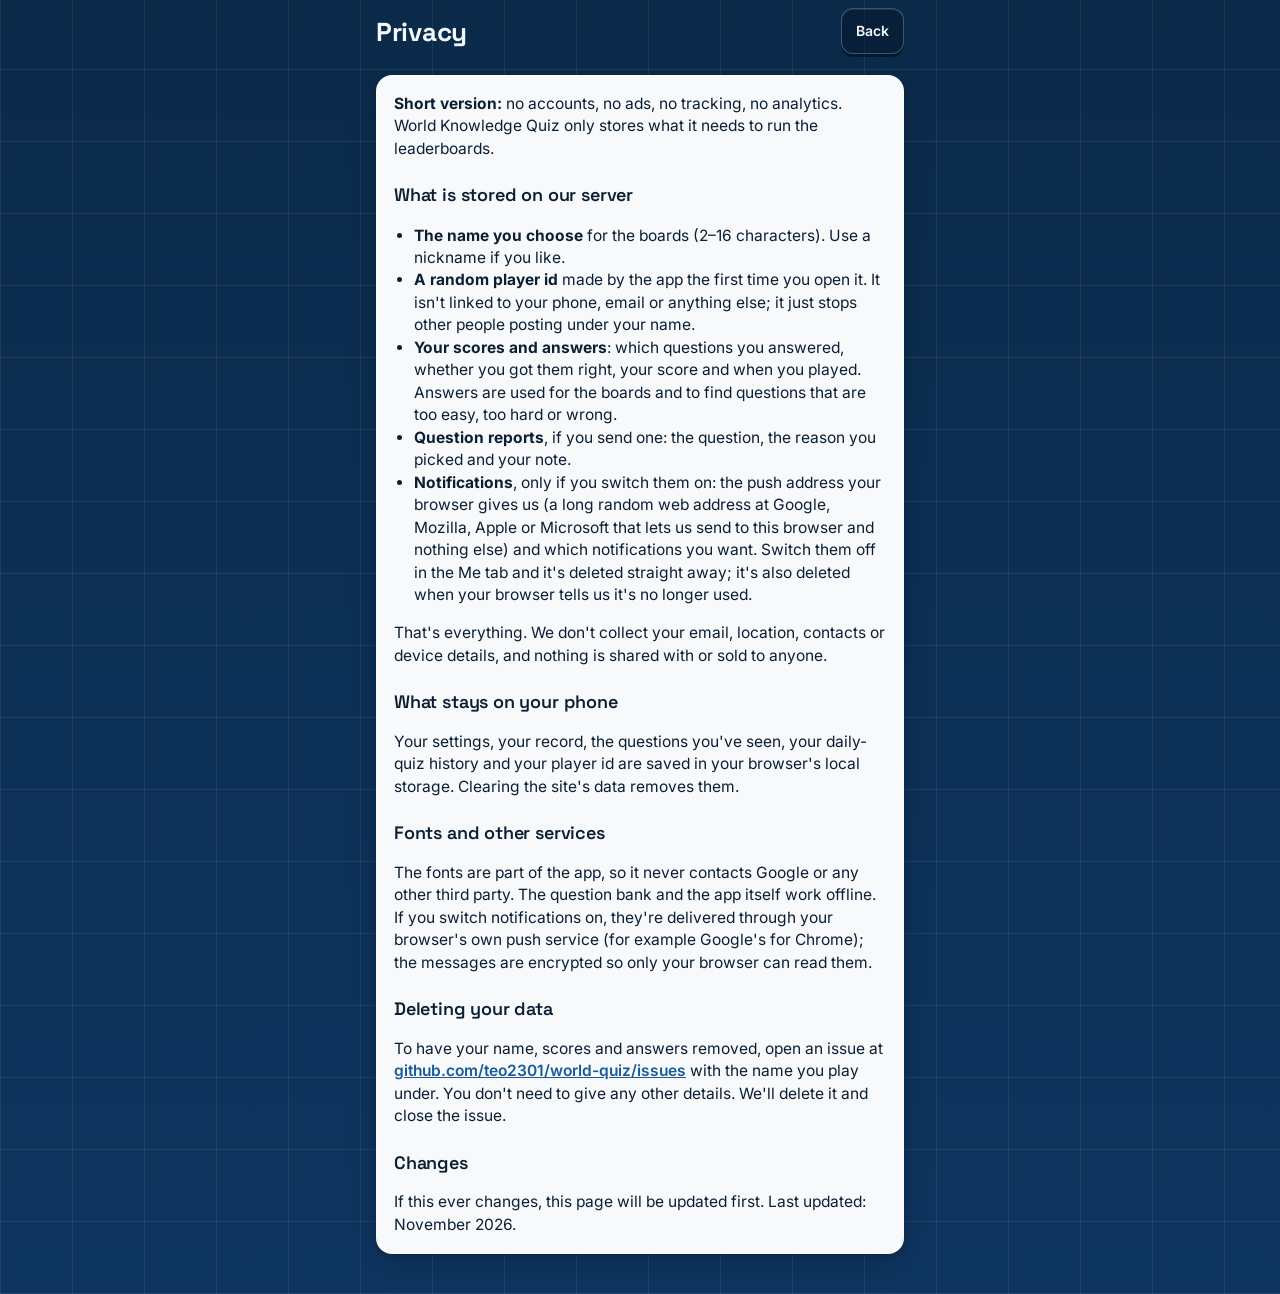
<file: docs/privacy.html>
<!doctype html>
<html lang="en">
<head>
<meta charset="utf-8">
<meta name="viewport" content="width=device-width, initial-scale=1, viewport-fit=cover">
<title>Privacy · World Knowledge Quiz</title>
<meta name="theme-color" content="#0b2a4a" media="(prefers-color-scheme: light)">
<meta name="theme-color" content="#050d18" media="(prefers-color-scheme: dark)">
<link rel="icon" href="icon-192.png">
<link rel="stylesheet" href="app.css">
</head>
<body>
<main style="padding-bottom:40px">
  <div class="pagehead"><h1>Privacy</h1><a class="iconbtn" href="./" style="display:inline-block;line-height:44px;text-decoration:none">Back</a></div>
  <div class="card prose">
    <p style="margin-top:0"><b>Short version:</b> no accounts, no ads, no tracking, no analytics. World Knowledge Quiz only stores what it needs to run the leaderboards.</p>

    <h2>What is stored on our server</h2>
    <ul>
      <li><b>The name you choose</b> for the boards (2&ndash;16 characters). Use a nickname if you like.</li>
      <li><b>A random player id</b> made by the app the first time you open it. It isn't linked to your phone, email or anything else; it just stops other people posting under your name.</li>
      <li><b>Your scores and answers</b>: which questions you answered, whether you got them right, your score and when you played. Answers are used for the boards and to find questions that are too easy, too hard or wrong.</li>
      <li><b>Question reports</b>, if you send one: the question, the reason you picked and your note.</li>
      <li><b>Notifications</b>, only if you switch them on: the push address your browser gives us (a long random web address at Google, Mozilla, Apple or Microsoft that lets us send to this browser and nothing else) and which notifications you want. Switch them off in the Me tab and it's deleted straight away; it's also deleted when your browser tells us it's no longer used.</li>
    </ul>
    <p>That's everything. We don't collect your email, location, contacts or device details, and nothing is shared with or sold to anyone.</p>

    <h2>What stays on your phone</h2>
    <p>Your settings, your record, the questions you've seen, your daily-quiz history and your player id are saved in your browser's local storage. Clearing the site's data removes them.</p>

    <h2>Fonts and other services</h2>
    <p>The fonts are part of the app, so it never contacts Google or any other third party. The question bank and the app itself work offline. If you switch notifications on, they're delivered through your browser's own push service (for example Google's for Chrome); the messages are encrypted so only your browser can read them.</p>

    <h2>Deleting your data</h2>
    <p>To have your name, scores and answers removed, open an issue at <a href="https://github.com/teo2301/world-quiz/issues">github.com/teo2301/world-quiz/issues</a> with the name you play under. You don't need to give any other details. We'll delete it and close the issue.</p>

    <h2>Changes</h2>
    <p style="margin-bottom:0">If this ever changes, this page will be updated first. Last updated: November 2026.</p>
  </div>
</main>
</body>
</html>
</file>
<file: docs/app.css>
/* World Knowledge Quiz - globe theme. Keep iOS 12 / old WebView safe:
   no flexbox gap, no clamp(), no inset, no aspect-ratio, single-position colour stops. */
@font-face{font-family:"Inter";font-style:normal;font-weight:400 700;font-display:swap;src:url(fonts/inter-latin.woff2) format("woff2");unicode-range:U+0000-00FF,U+0131,U+0152-0153,U+02BB-02BC,U+02C6,U+02DA,U+02DC,U+0304,U+0308,U+0329,U+2000-206F,U+20AC,U+2122,U+2191,U+2193,U+2212,U+2215,U+FEFF,U+FFFD}
@font-face{font-family:"Inter";font-style:normal;font-weight:400 700;font-display:swap;src:url(fonts/inter-latin-ext.woff2) format("woff2");unicode-range:U+0100-02BA,U+02BD-02C5,U+02C7-02CC,U+02CE-02D7,U+02DD-02FF,U+1D00-1DBF,U+1E00-1E9F,U+1EF2-1EFF,U+2020,U+20A0-20AB,U+20AD-20C4,U+2113,U+2C60-2C7F,U+A720-A7FF}
@font-face{font-family:"Space Grotesk";font-style:normal;font-weight:600;font-display:swap;src:url(fonts/space-grotesk-latin-600.woff2) format("woff2");unicode-range:U+0000-00FF,U+0131,U+0152-0153,U+02BB-02BC,U+02C6,U+02DA,U+02DC,U+0304,U+0308,U+0329,U+2000-206F,U+20AC,U+2122,U+2191,U+2193,U+2212,U+2215,U+FEFF,U+FFFD}
@font-face{font-family:"Space Grotesk";font-style:normal;font-weight:600;font-display:swap;src:url(fonts/space-grotesk-latin-ext-600.woff2) format("woff2");unicode-range:U+0100-02BA,U+02BD-02C5,U+02C7-02CC,U+02CE-02D7,U+02DD-02FF,U+1D00-1DBF,U+1E00-1E9F,U+1EF2-1EFF,U+2020,U+20A0-20AB,U+20AD-20C4,U+2113,U+2C60-2C7F,U+A720-A7FF}
@font-face{font-family:"Space Grotesk";font-style:normal;font-weight:700;font-display:swap;src:url(fonts/space-grotesk-latin-700.woff2) format("woff2");unicode-range:U+0000-00FF,U+0131,U+0152-0153,U+02BB-02BC,U+02C6,U+02DA,U+02DC,U+0304,U+0308,U+0329,U+2000-206F,U+20AC,U+2122,U+2191,U+2193,U+2212,U+2215,U+FEFF,U+FFFD}
@font-face{font-family:"Space Grotesk";font-style:normal;font-weight:700;font-display:swap;src:url(fonts/space-grotesk-latin-ext-700.woff2) format("woff2");unicode-range:U+0100-02BA,U+02BD-02C5,U+02C7-02CC,U+02CE-02D7,U+02DD-02FF,U+1D00-1DBF,U+1E00-1E9F,U+1EF2-1EFF,U+2020,U+20A0-20AB,U+20AD-20C4,U+2113,U+2C60-2C7F,U+A720-A7FF}

:root{
  --chalk:#f4f8fc; --chalk2:rgba(244,248,252,.85); --chalk3:rgba(244,248,252,.62);
  --tile:rgba(3,15,30,.36); --tileb:rgba(244,248,252,.24);
  --card:#f7f9fb; --ink:#0b1f33; --ink2:#4b5b6c; --cardb:rgba(11,31,51,.1);
  --yellow:#f6c344; --flame:#a33a06; --wrong:#c2510f; --segwrong:#e8590c; --segnone:rgba(244,248,252,.25);
  --fact:rgba(3,14,28,.55); --score:#061a30; --right:#1a5a96;
  --head:"Space Grotesk","Avenir Next","Segoe UI",system-ui,sans-serif;
  --body:"Inter",system-ui,-apple-system,"Segoe UI",Roboto,sans-serif;
  /* ocean + a faint latitude/longitude graticule */
  /* 3D "game" buttons: face, darker bottom edge, glossy top highlight */
  --btn-face:#f6c344; --btn-edge:#b38712; --btn-hi:rgba(255,255,255,.55);
  --ghost-edge:rgba(1,10,22,.55); --tile-hi:rgba(255,255,255,.1); --card-edge:rgba(11,31,51,.2);
  --bar:rgba(11,42,74,.97);
  --page:repeating-linear-gradient(0deg,rgba(244,248,252,.075) 0,rgba(244,248,252,.075) 1px,rgba(244,248,252,0) 1px,rgba(244,248,252,0) 72px),
         repeating-linear-gradient(90deg,rgba(244,248,252,.075) 0,rgba(244,248,252,.075) 1px,rgba(244,248,252,0) 1px,rgba(244,248,252,0) 72px),
         linear-gradient(180deg,#0b2a4a 0,#0e3560 100%);
}
@media (prefers-color-scheme:dark){:root{
  --card:#10203a; --ink:#eaf1f8; --ink2:rgba(234,241,248,.72); --cardb:rgba(234,241,248,.16);
  --tile:rgba(14,32,58,.55); --tileb:rgba(234,241,248,.16); --flame:#f6c344; --right:#8cc8ff; --score:#0a1a30;
  --btn-edge:#9a730c; --btn-hi:rgba(255,255,255,.45); --ghost-edge:rgba(0,0,0,.6); --tile-hi:rgba(255,255,255,.07);
  --card-edge:rgba(0,0,0,.5); --bar:rgba(5,13,24,.97);
  /* night sky: a sparse star field */
  --page:radial-gradient(circle at 23px 41px,rgba(255,255,255,.75) 0,rgba(255,255,255,.75) 1px,rgba(255,255,255,0) 1.6px) 0 0/197px 211px,
         radial-gradient(circle at 131px 97px,rgba(255,255,255,.55) 0,rgba(255,255,255,.55) .8px,rgba(255,255,255,0) 1.4px) 0 0/263px 229px,
         radial-gradient(circle at 61px 171px,rgba(255,255,255,.6) 0,rgba(255,255,255,.6) .9px,rgba(255,255,255,0) 1.5px) 0 0/331px 293px,
         radial-gradient(circle at 211px 23px,rgba(246,224,170,.6) 0,rgba(246,224,170,.6) 1.1px,rgba(246,224,170,0) 1.8px) 0 0/389px 347px,
         linear-gradient(180deg,#050d18 0,#081526 100%);
}}

*{box-sizing:border-box}
html{background:#0b2a4a}
@media (prefers-color-scheme:dark){html{background:#050d18}}
body{margin:0;min-height:100vh;background:var(--page);color:var(--chalk);font:16px/1.45 var(--body);
  -webkit-tap-highlight-color:transparent;-webkit-text-size-adjust:100%}
main{max-width:560px;margin:0 auto;padding:12px 16px calc(96px + env(safe-area-inset-bottom))}
body.playing main{padding-bottom:calc(28px + env(safe-area-inset-bottom))}
button{font:inherit;color:inherit}
a{color:var(--yellow)}
.hidden{display:none!important}
.center{text-align:center}
.small{font-size:.82rem;color:var(--chalk2)}

/* ---------- headings */
h1,h2,h3,.head{font-family:var(--head);letter-spacing:-.01em;margin:0}
h1{font-size:30px;font-weight:700}
.sec{font-size:13px;font-weight:700;color:var(--chalk2);margin:24px 2px 10px;letter-spacing:.12em;text-transform:uppercase}
.pagehead{display:flex;align-items:center;justify-content:space-between;min-height:48px;margin:6px 0 10px}
.pagehead h1{font-size:28px}

/* ---------- home header: a wireframe globe behind the title */
.globehead{position:relative;height:210px;margin:0 -16px 6px;text-align:center;overflow:hidden}
.globehead svg{position:absolute;left:0;top:0;width:100%;height:100%}
.globehead .ttl{position:absolute;left:0;right:0;top:58px;padding:0 16px}
.globehead h1{font-size:40px;font-weight:700;line-height:1.02;letter-spacing:-.02em;text-shadow:0 2px 12px rgba(0,0,0,.3)}
.globehead h1 span{display:block;color:var(--yellow)}
.globehead p{margin:10px 0 0;color:var(--chalk2);font-size:14px}

/* ---------- cards and tiles */
.card{background:var(--card);color:var(--ink);border-radius:16px;padding:18px;
  box-shadow:0 10px 28px rgba(0,0,0,.18),0 2px 6px rgba(0,0,0,.12)}
@media (prefers-color-scheme:dark){.card{border:1px solid var(--cardb);box-shadow:0 10px 28px rgba(0,0,0,.35)}}
.tile{background:var(--tile);border:1px solid var(--tileb);border-radius:14px;padding:14px;color:var(--chalk)}

/* ---------- buttons */
.btn{display:block;width:100%;min-height:52px;border:0;border-radius:14px;padding:13px 16px;cursor:pointer;
  background:var(--yellow);color:#0b1f33;font-family:var(--head);font-weight:600;font-size:19px;
  text-transform:uppercase;letter-spacing:.05em;margin-top:16px;box-shadow:0 3px 0 rgba(0,0,0,.18)}
.btn:active{-webkit-transform:translateY(1px);transform:translateY(1px)}
.btn:disabled{opacity:.5;cursor:default}
.btn.ghost{background:var(--tile);color:var(--chalk);border:1px solid var(--tileb);box-shadow:none}
.card .btn.ghost{background:transparent;color:var(--ink);border-color:var(--cardb)}
.iconbtn{min-width:44px;min-height:44px;border:1px solid var(--tileb);background:var(--tile);border-radius:12px;
  padding:0 14px;cursor:pointer;font-size:14px;font-weight:600;color:var(--chalk)}
.linkbtn{background:none;border:0;color:inherit;text-decoration:underline;padding:10px 4px;cursor:pointer;font-size:.9rem;min-height:44px}

/* ---------- chips (setup + boards) */
.chips{display:flex;flex-wrap:wrap;margin:0 -4px}
.chip{min-height:44px;margin:4px;border:1px solid var(--tileb);background:var(--tile);color:var(--chalk);
  border-radius:999px;padding:10px 16px;font-size:15px;cursor:pointer}
.chip[aria-pressed=true]{background:var(--yellow);border-color:var(--yellow);color:#0b1f33;font-weight:600}
.seg{display:flex;background:var(--tile);border:1px solid var(--tileb);border-radius:14px;padding:4px}
.seg button{-webkit-box-flex:1;flex:1;min-height:44px;border:0;background:none;border-radius:10px;
  font-family:var(--head);font-weight:600;font-size:16px;text-transform:uppercase;letter-spacing:.05em;
  color:var(--chalk2);cursor:pointer}
.seg button[aria-pressed=true]{background:var(--yellow);color:#0b1f33}

/* ---------- daily card */
.daily .row1{display:flex;align-items:center;justify-content:space-between}
.daily .lbl{font-family:var(--head);font-weight:600;font-size:15px;letter-spacing:.08em;text-transform:uppercase;color:var(--ink2)}
.daily .flame{font-weight:700;color:var(--flame);font-size:15px;white-space:nowrap}
.daily h2{font-size:30px;font-weight:700;margin:6px 0 2px;color:var(--ink)}
.daily .meta{color:var(--ink2);font-size:14px;margin:0}
.daily .score{font-family:var(--head);font-weight:700;font-size:40px;line-height:1;font-variant-numeric:tabular-nums}
.daily .doneRow{display:flex;align-items:center;margin-top:12px}
.daily .doneRow .score{margin-right:14px}
.daily .btns{display:flex;margin-top:14px}
.daily .btns .btn{margin-top:0;padding-left:8px;padding-right:8px;font-size:17px;white-space:nowrap}
.daily .btns .btn + .btn{margin-left:10px}
.grid7{display:flex;flex-wrap:wrap}
.grid7 i{display:block;width:22px;height:22px;border-radius:5px;margin:2px 5px 2px 0;background:var(--right)}
.grid7 i.x{background:var(--segwrong)}
.countdown{font-variant-numeric:tabular-nums;font-weight:600}

/* ---------- mode tiles */
.modes{display:flex;flex-wrap:wrap;margin:0 -5px}
.mode{position:relative;width:calc(50% - 10px);margin:5px;min-height:118px;text-align:left;cursor:pointer;
  display:block;vertical-align:top;padding:12px 14px 14px}
.mode .ic{display:block;width:28px;height:28px;margin-bottom:8px;opacity:.9}
.mode .ic svg{display:block}
.mode b{font-family:var(--head);font-weight:700;font-size:16.5px;line-height:1.2;text-transform:uppercase;letter-spacing:.02em;display:block}
.mode span{font-size:12.5px;color:var(--chalk2);display:block;margin-top:1px}
.mode.active{border-color:rgba(246,195,68,.7)}
.mode.active .ic{color:var(--yellow);opacity:1}
.mode:disabled{cursor:default}
.mode:disabled b,.mode:disabled span,.mode:disabled .ic{opacity:.55}
.soon{position:absolute;top:10px;right:10px;font-size:10.5px;font-weight:700;letter-spacing:.06em;text-transform:uppercase;
  background:rgba(244,248,252,.16);color:var(--chalk);border-radius:999px;padding:3px 8px}

/* ---------- record tiles */
.stats{display:flex;margin:0 -4px}
.stat{-webkit-box-flex:1;flex:1;margin:0 4px;text-align:center;padding:12px 6px}
.stat b{display:block;font-family:var(--head);font-weight:600;font-size:26px;line-height:1.1;font-variant-numeric:tabular-nums}
.stat span{font-size:12px;color:var(--chalk2)}

/* ---------- play: scoreboard + progress */
.playtop{display:flex;align-items:center;justify-content:space-between;margin:2px 0 10px}
.playtop .mname{font-family:var(--head);font-weight:600;font-size:16px;letter-spacing:.08em;text-transform:uppercase;color:var(--chalk2)}
.scoreboard{display:flex;background:var(--score);border-radius:12px;padding:8px 4px;box-shadow:inset 0 0 0 1px rgba(244,248,252,.08)}
.scoreboard div{-webkit-box-flex:1;flex:1;text-align:center}
.scoreboard div + div{border-left:1px solid rgba(244,248,252,.12)}
.scoreboard span{display:block;font-size:11px;letter-spacing:.08em;text-transform:uppercase;color:var(--chalk3)}
.scoreboard b{display:block;font-family:var(--head);font-weight:600;font-size:28px;line-height:1.15;color:var(--yellow);font-variant-numeric:tabular-nums}
.scoreboard b.low{color:var(--segwrong)}
.segs{display:flex;margin:12px 0 14px}
.segs i{-webkit-box-flex:1;flex:1;height:6px;border-radius:3px;background:var(--segnone)}
.segs i + i{margin-left:3px}
.segs i.ok{background:var(--chalk)}
.segs i.no{background:var(--segwrong)}
.segs i.now{background:rgba(244,248,252,.55)}
.qcard .tag{display:inline-block;font-size:12px;font-weight:600;letter-spacing:.04em;text-transform:uppercase;color:var(--ink2);margin-bottom:8px}
.qcard .q{font-size:19px;font-weight:600;line-height:1.35;margin:0}
.qflag{display:block;width:100%;max-width:240px;height:auto;margin:14px auto 2px;border-radius:6px;box-shadow:0 0 0 1px rgba(0,0,0,.18),0 4px 14px rgba(0,0,0,.18);background:#fff}
.qthumb{width:32px;height:24px;margin-right:8px;vertical-align:middle;border-radius:3px;box-shadow:0 0 0 1px rgba(0,0,0,.18)}

/* ---------- answers */
.opts{margin-top:12px}
.opt{display:flex;align-items:center;width:100%;min-height:56px;text-align:left;margin-top:10px;cursor:pointer;
  background:var(--tile);border:1px solid var(--tileb);border-radius:14px;padding:12px 14px;color:var(--chalk);font-size:16.5px;font-weight:500}
.opt .t{-webkit-box-flex:1;flex:1}
.opt .st{font-size:12px;font-weight:700;letter-spacing:.04em;text-transform:uppercase;margin-left:10px;white-space:nowrap}
.opt .st svg{width:16px;height:16px;vertical-align:-3px;margin-right:4px}
.opt:disabled{cursor:default}
.opt.right{background:#fff;color:#0b1f33;border-color:#fff;box-shadow:0 0 0 3px var(--yellow);opacity:1}
.opt.right .st{color:#7a5a00}
.opt.wrong{background:var(--wrong);border-color:var(--wrong);color:#fff;opacity:1}
.opt.dim{opacity:.5}
.opt.dim .t{text-decoration:line-through}
.fact{margin-top:14px;padding:14px 16px;border-radius:14px;background:var(--fact);border:1px solid rgba(244,248,252,.14)}
.fact b{display:block;font-family:var(--head);font-weight:600;font-size:15px;letter-spacing:.08em;text-transform:uppercase;color:var(--yellow);margin-bottom:3px}
.fact p{margin:0;color:var(--chalk);font-size:15px}
.fact .verdict{color:var(--chalk2);font-weight:600}

/* ---------- result */
.result{text-align:center;padding:24px 18px}
.result .lbl{font-family:var(--head);font-weight:600;font-size:15px;letter-spacing:.1em;text-transform:uppercase;color:var(--ink2)}
.result .big{font-family:var(--head);font-weight:700;font-size:64px;line-height:1.05;margin:6px 0 2px;font-variant-numeric:tabular-nums}
.result .verdict{color:var(--ink2);margin:0}
.result .grid7{justify-content:center;margin-top:14px}
.result .grid7 i{margin:2px 3px}
.result .flame{color:var(--flame);font-weight:700;margin:10px 0 0}
.postbox{margin-top:12px}
.postbox p{margin:0 0 10px}
.namerow{display:flex}
.namerow input{-webkit-box-flex:1;flex:1;min-width:0;min-height:48px;border:1px solid var(--tileb);background:var(--tile);color:var(--chalk);
  border-radius:12px;padding:10px 12px;font:inherit;font-size:16px}
.namerow input::placeholder{color:var(--chalk3)}
.namerow .btn{width:auto;margin:0 0 0 8px;min-height:48px;padding:10px 18px;font-size:17px}
.msg{margin:10px 0 0;color:var(--chalk)}
.msg.err{color:#ffd0b8;font-weight:600}
.review{list-style:none;padding:0;margin:0}
.review li{margin-top:10px;font-size:15px}
.review .ans{font-weight:600;margin-top:4px}
.review .yours{color:#ffc3a6;margin-top:2px}

/* ---------- boards */
.lb{list-style:none;padding:0;margin:0}
.lb li{display:flex;align-items:center;margin-top:8px;padding:10px 14px;min-height:56px}
.lb li.me{border-color:var(--yellow);box-shadow:inset 0 0 0 1px var(--yellow)}
.lb .pos{width:2.1em;font-family:var(--head);font-weight:600;font-size:18px;color:var(--chalk2);text-align:center;margin-right:8px}
.lb .nm{-webkit-box-flex:1;flex:1;min-width:0;font-weight:600}
.lb .nm .n{display:block;overflow:hidden;text-overflow:ellipsis;white-space:nowrap}
.lb .meta{display:block;font-size:12px;color:var(--chalk2);font-weight:400}
.lb .meta .grid7 i{width:10px;height:10px;border-radius:2px;margin:3px 3px 0 0;display:inline-block}
.lb .pts{font-family:var(--head);font-weight:600;font-size:22px;color:var(--yellow);margin-left:10px;font-variant-numeric:tabular-nums}

/* ---------- tab bar */
.tabbar{position:fixed;left:0;right:0;bottom:0;z-index:5;display:flex;justify-content:center;background:rgba(5,17,33,.94);
  border-top:1px solid rgba(244,248,252,.14);padding-bottom:env(safe-area-inset-bottom);
  -webkit-backdrop-filter:blur(10px);backdrop-filter:blur(10px)}
.tabbar button{-webkit-box-flex:1;flex:1;max-width:140px;min-height:58px;border:0;background:none;cursor:pointer;
  color:var(--chalk3);font-size:11.5px;font-weight:600;letter-spacing:.03em;padding:7px 0 6px}
.tabbar svg{display:block;width:24px;height:24px;margin:0 auto 3px}
.tabbar button[aria-current=page]{color:var(--yellow)}
body.playing .tabbar{display:none}

/* ---------- toast */
.toast{position:fixed;left:50%;bottom:calc(84px + env(safe-area-inset-bottom));-webkit-transform:translateX(-50%);transform:translateX(-50%);
  z-index:9;background:#0b1f33;color:#fff;border:1px solid rgba(244,248,252,.25);border-radius:12px;padding:10px 16px;
  font-size:14px;font-weight:600;box-shadow:0 8px 24px rgba(0,0,0,.3);max-width:90%}

/* ---------- plain pages (privacy) */
.prose h2{font-size:18px;font-weight:600;margin:22px 0 6px;color:var(--ink)}
.prose p,.prose li{color:var(--ink);font-size:15.5px}
.prose ul{padding-left:20px}
.prose a{color:var(--right);font-weight:600}
@media (prefers-reduced-motion:reduce){*{transition:none!important;animation:none!important}}

/* ---------- 50:50 lifeline (classic) */
.qcard{position:relative}
.lifeline{float:right;min-height:36px;margin:-6px -6px 6px 10px;padding:6px 12px;border-radius:999px;cursor:pointer;
  border:2px solid var(--yellow);background:transparent;color:var(--ink);font-family:var(--head);font-weight:600;
  font-size:15px;letter-spacing:.05em}
.lifeline:disabled{opacity:.45;cursor:default;border-color:var(--cardb)}
.opt.out{opacity:.25}
#play.blitz .opt{min-height:52px}
.segs.hidden + .qcard{margin-top:14px}
.statcard .num small{font-size:20px;font-weight:600;margin-right:6px}

/* ---------- higher or lower */
.hicat{margin:14px 2px 8px;font-family:var(--head);font-weight:600;font-size:15px;letter-spacing:.08em;text-transform:uppercase;color:var(--chalk2);text-align:center}
.statcard{text-align:center;padding:14px 16px 16px}
.statcard .tag{display:none}
.statcard .who{margin:0;font-size:20px;font-weight:700;line-height:1.25}
.statcard .sub{margin:2px 0 0;font-size:13.5px;color:var(--ink2)}
.statcard .num{margin:6px 0 0;font-family:var(--head);font-weight:700;font-size:40px;line-height:1.1;font-variant-numeric:tabular-nums}
.statcard .unit{margin:0;font-size:13px;letter-spacing:.04em;text-transform:uppercase;color:var(--ink2);font-weight:600}
.statcard.good{box-shadow:0 0 0 3px var(--yellow),0 10px 28px rgba(0,0,0,.18)}
.statcard.good .num{color:var(--right)}
.statcard.bad{background:var(--wrong);color:#fff}
.statcard.bad .sub,.statcard.bad .unit{color:rgba(255,255,255,.85)}
.vs{text-align:center;margin:6px 0;position:relative;z-index:1;height:26px}
.vs span{display:inline-block;background:var(--score);color:var(--yellow);
  font-family:var(--head);font-weight:700;font-size:14px;letter-spacing:.08em;text-transform:uppercase;border-radius:999px;
  padding:3px 12px;border:1px solid rgba(244,248,252,.25)}
.hiask{margin:14px 2px 0;text-align:center;font-weight:600;color:var(--chalk)}
.hibtns{display:flex}
.hibtns .btn + .btn{margin-left:10px}

/* ---------- career path */
.ccard .tag{display:inline-block;font-size:12px;font-weight:600;letter-spacing:.04em;text-transform:uppercase;color:var(--ink2);margin-bottom:6px}
.path{list-style:none;margin:0;padding:0}
.path li{position:relative;display:flex;align-items:center;min-height:40px;padding:6px 0 6px 40px;font-size:17px;font-weight:600}
.path li .dot{position:absolute;left:0;top:50%;margin-top:-14px;width:28px;height:28px;border-radius:50%;background:var(--right);color:#fff;
  font-family:var(--head);font-size:14px;line-height:28px;text-align:center}
.path li + li:before{content:"";position:absolute;left:13px;top:-8px;height:16px;border-left:2px dashed var(--cardb)}
.path li.info{font-weight:500;color:var(--ink2);font-size:16px}
.path li.info .dot{background:transparent;border:2px solid var(--right);width:28px;height:28px}
.path .loan{margin-left:8px;font-size:11px;font-weight:700;letter-spacing:.05em;text-transform:uppercase;color:var(--ink2);
  border:1px solid var(--cardb);border-radius:999px;padding:1px 7px}
.ccard .left{margin:8px 0 0;font-size:13.5px;color:var(--ink2)}
.guessrow{margin-top:14px}
.cbtns{display:flex}
.cbtns .btn{margin-top:10px;min-height:46px;font-size:16px}
.cbtns .btn + .btn{margin-left:10px}
.cres{margin-top:14px;text-align:center}
.cres .lbl{margin:0;font-family:var(--head);font-weight:600;font-size:14px;letter-spacing:.1em;text-transform:uppercase;color:var(--ink2)}
.cres .who{margin:2px 0 4px;font-family:var(--head);font-weight:700;font-size:30px;text-transform:uppercase;letter-spacing:.03em}
.cres .good{margin:0;color:var(--right);font-weight:700}
.cres .bad{margin:0;color:var(--wrong);font-weight:700}
.review .path{font-size:13px;color:var(--chalk2);margin-top:4px}
#career .path li{font-size:16px;font-weight:500;line-height:1.35;min-height:44px;padding-top:8px;padding-bottom:8px}
#career .path li .dot{font-weight:700}
@media (prefers-color-scheme:dark){.cres .bad{color:#ff9a6b}.path li .dot{color:#050d18}}

/* ---------- Phase 3: challenges, leagues, divisions */
.ctitle{font-size:26px;font-weight:700;color:var(--ink);margin:2px 0 4px}
.cmeta{color:var(--ink2);font-size:14px;margin:6px 0 0}
.tile .cmeta{color:var(--chalk2)}
.card .namerow input,.namerow.incard input{background:transparent;color:var(--ink);border-color:var(--cardb)}
.card .namerow input::placeholder{color:var(--ink2)}
.namerow.incard{margin-top:14px}
input.code{text-transform:uppercase;letter-spacing:.18em;font-family:var(--head);font-weight:600;font-size:20px}
input.code::placeholder{letter-spacing:.18em}
.howto,.form,.join{margin-top:12px}
.howto b,.form b,.join b{display:block;font-family:var(--head);font-weight:600;font-size:17px;letter-spacing:.05em;text-transform:uppercase;margin-bottom:8px}
.howto p,.join p{margin:0;color:var(--chalk2);font-size:14.5px}
.howto .btn{margin-top:12px;min-height:46px;font-size:16px}
.join{border-color:var(--yellow);box-shadow:inset 0 0 0 1px var(--yellow)}
.btnpair{display:flex}
.btnpair .btn{margin-top:12px;min-height:46px;font-size:16px}
.btnpair .btn + .btn{margin-left:10px}
.lb li.tap{cursor:pointer}
.lb li.zup{box-shadow:inset 4px 0 0 var(--yellow)}
.lb li.zdown{box-shadow:inset 4px 0 0 var(--segwrong)}
.lb li.me.zup{box-shadow:inset 0 0 0 1px var(--yellow),inset 4px 0 0 var(--yellow)}
.lb li.me.zdown{box-shadow:inset 0 0 0 1px var(--yellow),inset 4px 0 0 var(--segwrong)}
#chal .msg.err,#chIntro .msg.err,.card .msg.err,.sheet .msg.err{color:var(--wrong)}
.card .msg{color:var(--ink2)}
@media (prefers-color-scheme:dark){#chIntro .msg.err,.card .msg.err,.sheet .msg.err{color:#ff9a6b}}

/* home division strip */
.divstrip{display:flex;align-items:center;width:100%;margin-top:12px;min-height:56px;padding:10px 14px;text-align:left;cursor:pointer;font-size:14px}
.divstrip .dic{width:22px;height:22px;margin-right:12px;color:var(--yellow);-webkit-flex-shrink:0;flex-shrink:0}
.divstrip .dic svg{display:block}
.divstrip .dtx{-webkit-box-flex:1;flex:1;min-width:0;color:var(--chalk2);line-height:1.35}
.divstrip .dtx b{font-family:var(--head);font-weight:600;font-size:16px;letter-spacing:.05em;text-transform:uppercase;color:var(--chalk)}
.divstrip .chev{font-size:24px;line-height:1;color:var(--chalk3);margin-left:10px}
.divstrip.zup{border-color:var(--yellow)}
.divstrip.zdown{border-color:var(--segwrong)}

/* division card */
.divcard .row1{display:flex;align-items:center;justify-content:space-between}
.divcard .lbl{font-family:var(--head);font-weight:600;font-size:15px;letter-spacing:.08em;text-transform:uppercase;color:var(--ink2)}
.divcard .left{font-size:13.5px;font-weight:600;color:var(--flame);white-space:nowrap}
.divcard .ctitle{margin-top:6px}
.ladder{display:flex;margin:8px 0 2px}
.ladder span{-webkit-box-flex:1;flex:1;height:6px;border-radius:3px;background:var(--cardb)}
.ladder span + span{margin-left:4px}
.ladder span.on{background:var(--right)}
.banner{margin:12px 0 0;padding:8px 12px;border-radius:10px;background:rgba(246,195,68,.22);color:var(--ink);font-weight:600;font-size:14.5px}
.divtable{margin-top:4px}
#dvNote{margin:12px 2px 0}

/* league page */
.codetile{display:flex;align-items:center;justify-content:space-between}
.codetile .lbl{display:block;font-size:12px;font-weight:600;letter-spacing:.08em;text-transform:uppercase;color:var(--chalk2)}
.codebig{display:block;font-family:var(--head);font-weight:700;font-size:32px;letter-spacing:.16em;color:var(--yellow)}
.codetile .btn{width:auto;margin:0 0 0 12px;padding:10px 22px;min-height:48px;font-size:17px}
#lPeriod{margin-top:10px}
#lNote{margin:12px 2px 0}
#lLeave{margin-top:22px}

/* invite */
.invite{text-align:center;padding:24px 18px}
.invite .lbl{font-family:var(--head);font-weight:600;font-size:14px;letter-spacing:.12em;text-transform:uppercase;color:var(--ink2)}
.invite .who{margin:10px 0 0;font-family:var(--head);font-weight:700;font-size:38px;line-height:1.05;text-transform:uppercase;letter-spacing:.03em}
.invite .sub{margin:2px 0 0;color:var(--ink2);font-weight:600}
.target{display:inline-block;margin:18px auto 0;padding:10px 26px;border-radius:14px;background:var(--score);color:var(--chalk)}
.target span{display:block;font-size:11px;letter-spacing:.1em;text-transform:uppercase;color:var(--chalk3)}
.target b{display:block;font-family:var(--head);font-weight:700;font-size:40px;line-height:1.1;color:var(--yellow);font-variant-numeric:tabular-nums}
.target em{display:block;font-style:normal;font-size:13px;color:var(--chalk2)}
.invite .cmeta{margin-top:14px}

/* side by side */
.vscard .lbl{font-size:13px}
.vsrow{display:flex;align-items:center;margin-top:12px}
.vsrow .side{-webkit-box-flex:1;flex:1;min-width:0}
.vsrow .nm{display:block;font-weight:700;font-size:15px;overflow:hidden;text-overflow:ellipsis;white-space:nowrap}
.vsrow b{display:block;font-family:var(--head);font-weight:700;font-size:52px;line-height:1.05;font-variant-numeric:tabular-nums}
.vsrow em{display:block;font-style:normal;font-size:13px;color:var(--ink2)}
.vsrow .mid{width:44px;font-family:var(--head);font-weight:700;font-size:16px;text-transform:uppercase;color:var(--ink2)}
.vscard .verdict{margin-top:12px;font-weight:700;color:var(--ink);font-size:17px}
.vscard .h2h{margin:6px 0 0;font-size:13.5px;color:var(--ink2)}
#vsMsg{text-align:center}
.qq .qh{display:flex;align-items:flex-start}
.qq .qn{width:24px;-webkit-flex-shrink:0;flex-shrink:0;font-family:var(--head);font-weight:600;color:var(--chalk3)}
.qq .qt{-webkit-box-flex:1;flex:1;min-width:0}
.qq .mks{display:flex;margin-left:10px;-webkit-flex-shrink:0;flex-shrink:0}
.mk{display:block;width:24px;height:24px;border-radius:6px;padding:4px}
.mk + .mk{margin-left:6px}
.mk svg{display:block;width:16px;height:16px}
.mk.ok{background:var(--chalk);color:var(--right)}
.mk.no{background:var(--segwrong);color:#fff}
.mk.none{background:var(--segnone);color:var(--chalk);text-align:center;line-height:16px}
.qq .ans,.qq .yours,.qq .theirs{margin-left:24px}
.review .theirs{color:var(--chalk2);margin-top:2px}
#vsPlays .btn{margin-top:14px}
@media (prefers-color-scheme:dark){.mk.ok{color:#0e3560}}

/* name sheet */
.sheet{position:fixed;left:0;right:0;top:0;bottom:0;z-index:8;background:rgba(0,0,0,.55);display:flex;align-items:flex-end;justify-content:center;padding:16px 16px calc(16px + env(safe-area-inset-bottom))}
.sheet .card{width:100%;max-width:528px}
.sheet .linkbtn{display:block;margin:6px auto 0;color:var(--ink2)}

/* ---------- achievements: badge roundels (bronze / silver / gold rings) */
.badge{display:inline-block;width:22px;height:22px;border-radius:50%;text-align:center;vertical-align:middle;
  font-size:12px;line-height:20px;background:#071a30;border:2px solid #c98a4b;color:#f4f8fc;overflow:hidden}
.badge.t2{border-color:#c9d3cd}
.badge.t3{border-color:#f6c344;box-shadow:0 0 0 1px rgba(246,195,68,.35)}
.badge.txt{font-family:var(--head);font-weight:600;font-size:8.5px;letter-spacing:.02em}
.badge.big{width:44px;height:44px;line-height:40px;font-size:22px;border-width:3px}
.badge.big.txt{font-size:15px}
.lb .nm .n{display:inline-block;max-width:100%;vertical-align:middle}
.lb .bdgs{display:inline-block;vertical-align:middle;white-space:nowrap;margin-left:4px}
.lb .bdgs .badge{margin-left:3px;width:20px;height:20px;line-height:17px;font-size:11px}
.lb .bdgs .badge.txt{font-size:8px}
.lb .nmrow{display:flex;align-items:center;min-width:0}
.lb .nmrow .n{-webkit-box-flex:0;flex:0 1 auto;min-width:0}
.lb .nmrow .bdgs{-webkit-box-flex:0;flex:none}

/* "Achievement unlocked" card: slides down from the top */
.achtoast{position:fixed;left:50%;top:0;z-index:12;width:92%;max-width:420px;display:flex;align-items:center;
  margin-top:calc(10px + env(safe-area-inset-top));padding:12px 14px;border-radius:16px;
  background:var(--card);color:var(--ink);border:2px solid var(--yellow);box-shadow:0 12px 30px rgba(0,0,0,.35);
  -webkit-transform:translate(-50%,-140%);transform:translate(-50%,-140%);
  -webkit-transition:-webkit-transform .35s cubic-bezier(.2,.9,.3,1.2);transition:transform .35s cubic-bezier(.2,.9,.3,1.2);
  pointer-events:none}
.achtoast.in{-webkit-transform:translate(-50%,0);transform:translate(-50%,0)}
.achtoast .badge{-webkit-box-flex:0;flex:none;margin-right:12px}
.achtoast .tx{min-width:0}
.achtoast .lbl{display:block;font-family:var(--head);font-weight:600;font-size:12px;letter-spacing:.12em;
  text-transform:uppercase;color:var(--right)}
.achtoast b{display:block;font-family:var(--head);font-weight:600;font-size:20px;letter-spacing:.03em;text-transform:uppercase;line-height:1.15}
.achtoast .ds{display:block;font-size:13px;color:var(--ink2);line-height:1.3}

/* Me tab: achievements grid + settings */
.achhead{display:flex;align-items:baseline;justify-content:space-between}
.achhead .sec{margin-right:8px}
.achhead span{font-size:13px;color:var(--chalk2);font-weight:600;margin:24px 2px 10px}
.achgrid{display:flex;flex-wrap:wrap;margin:0 -4px}
.ach{width:calc(33.333% - 8px);margin:4px;padding:12px 6px 10px;text-align:center;min-height:132px}
.ach b{display:block;font-size:13px;line-height:1.2;margin:8px 0 3px}
.ach span:last-child{display:block;font-size:11px;line-height:1.3;color:var(--chalk2)}
.ach:not(.got) .badge{background:transparent;border-color:var(--tileb);box-shadow:none;-webkit-filter:grayscale(1);filter:grayscale(1);opacity:.45}
.ach:not(.got) b{color:var(--chalk2)}
.ach.got{border-color:rgba(246,195,68,.55)}
.setrow{display:flex;align-items:center;justify-content:space-between;min-height:52px}
.setrow + .setrow{border-top:1px solid var(--tileb)}
.setrow .stx b{display:block;font-weight:600}
.setrow .stx span{display:block;font-size:12.5px;color:var(--chalk2)}
.switch{position:relative;-webkit-box-flex:0;flex:none;width:52px;height:32px;border-radius:999px;border:0;cursor:pointer;
  background:rgba(244,248,252,.25);margin-left:12px;padding:0}
.switch:after{content:"";position:absolute;left:3px;top:3px;width:26px;height:26px;border-radius:50%;background:#fff;
  box-shadow:0 1px 3px rgba(0,0,0,.3);-webkit-transition:-webkit-transform .15s;transition:transform .15s}
.switch[aria-checked=true]{background:var(--yellow)}
.switch[aria-checked=true]:after{-webkit-transform:translateX(20px);transform:translateX(20px)}

/* ---------- perfect game: the globe lights up and spins */
.goal{position:fixed;left:0;top:0;right:0;bottom:0;z-index:14;display:flex;align-items:center;justify-content:center;
  background:rgba(4,13,26,.92);overflow:hidden;cursor:pointer}
.goal .frame{position:absolute;left:50%;top:50%;width:300px;height:300px;margin:-150px 0 0 -150px;border-radius:50%;
  border:5px solid #f4f8fc;box-shadow:0 0 40px rgba(246,195,68,.25),inset 0 0 30px rgba(246,195,68,.15);overflow:hidden}
.goal .net{position:absolute;left:-50%;top:0;width:200%;height:100%;opacity:0;
  background-image:repeating-linear-gradient(0deg,rgba(244,248,252,.4) 0,rgba(244,248,252,.4) 2px,transparent 2px,transparent 37px),
                   repeating-linear-gradient(90deg,rgba(244,248,252,.4) 0,rgba(244,248,252,.4) 2px,transparent 2px,transparent 37px)}
.goal .gtx{position:relative;text-align:center}
.goal .gtx b{display:block;font-family:var(--head);font-weight:700;font-size:50px;line-height:1;letter-spacing:.02em;
  text-transform:uppercase;color:var(--yellow);text-shadow:0 4px 0 rgba(0,0,0,.25),0 0 30px rgba(246,195,68,.35)}
.goal .gtx span{display:block;margin-top:10px;font-family:var(--head);font-weight:600;font-size:18px;letter-spacing:.14em;
  text-transform:uppercase;color:var(--chalk)}
.goal.go .net{opacity:1;-webkit-animation:spin 2.4s linear both;animation:spin 2.4s linear both}
.goal.go .gtx{-webkit-animation:pop .55s cubic-bezier(.2,.9,.3,1.4) both;animation:pop .55s cubic-bezier(.2,.9,.3,1.4) both}
.confetti{position:absolute;left:0;top:0;width:100%;height:100%;pointer-events:none}
.confetti i{position:absolute;top:-20px;height:12px;border-radius:2px;opacity:0;
  -webkit-animation-name:fall;animation-name:fall;-webkit-animation-timing-function:linear;animation-timing-function:linear;
  -webkit-animation-fill-mode:both;animation-fill-mode:both}
.confetti i.r{height:8px;border-radius:50%}
@-webkit-keyframes spin{0%{-webkit-transform:translateX(0);opacity:0}15%{opacity:1}100%{-webkit-transform:translateX(37px);opacity:.75}}
@keyframes spin{0%{transform:translateX(0);opacity:0}15%{opacity:1}100%{transform:translateX(37px);opacity:.75}}
@-webkit-keyframes pop{0%{-webkit-transform:scale(.3);opacity:0}100%{-webkit-transform:scale(1);opacity:1}}
@keyframes pop{0%{transform:scale(.3);opacity:0}100%{transform:scale(1);opacity:1}}
@-webkit-keyframes fall{0%{-webkit-transform:translate3d(0,0,0) rotate(0);opacity:1}
  100%{-webkit-transform:translate3d(30px,110vh,0) rotate(540deg);opacity:1}}
@keyframes fall{0%{transform:translate3d(0,0,0) rotate(0);opacity:1}100%{transform:translate3d(30px,110vh,0) rotate(540deg);opacity:1}}
/* reduced motion: the overlay still shows (static globe + text), nothing moves */
@media (prefers-reduced-motion:reduce){.goal .net{opacity:.75}.confetti{display:none}}

/* ---------- Phase 5: report a question */
.reportlink{display:block;margin:8px auto 0;color:var(--chalk2);font-size:14px}
.reportlink:disabled{text-decoration:none;cursor:default;color:var(--chalk3)}
#reportSheet .rpq{color:var(--ink);font-size:15px;margin-top:8px}
#reportSheet .chips{margin-top:10px}
.card .chip{background:transparent;color:var(--ink);border-color:rgba(11,31,51,.2)}
.card .chip[aria-pressed=true]{background:var(--yellow);border-color:var(--yellow);color:#0b1f33}
.rpnote{display:block;width:100%;margin-top:10px;min-height:76px;border:1px solid rgba(11,31,51,.2);border-radius:12px;padding:10px 12px;
  background:transparent;color:var(--ink);font:inherit;font-size:16px;resize:vertical}
@media (prefers-color-scheme:dark){.rpnote,.card .chip{border-color:rgba(234,241,248,.3)}}
.rpnote::placeholder{color:var(--ink2)}

/* Phase 6: notifications - the offer after a daily quiz + the Me tab switches */
.pushask{margin:12px 0}
.pushask .pat{margin:0 0 4px}
.pushask .cmeta{margin:0;font-size:.9rem}
.switch:disabled{opacity:.5;cursor:default}
.pushnote{margin:6px 0 8px}
#pushList .setrow .stx{padding-right:12px}

.getapp{display:block;margin-top:12px;text-decoration:none;border-color:var(--chalk2)}
.getapp b{display:block;font-family:var(--head);font-weight:600;text-transform:uppercase;letter-spacing:.04em;font-size:17px;color:#f6c344}
.getapp span{display:block;font-size:13px;color:var(--chalk2);margin-top:2px}
/* odd number of Play tiles: the last one spans the row */
.mode:last-child:nth-child(odd){width:calc(100% - 10px);min-height:0}
#career .ccard{margin-top:12px}

/* ---------- Live 1v1 (identical in every quiz) */
.lvwait{text-align:center}
.lvwait .codebig{display:block;font-family:var(--head);font-size:44px;letter-spacing:.12em;margin:4px 0 14px}
.lvwait .btn{margin-top:10px}
.lvstatus{margin:0 0 10px;font-weight:600}
#lvOpts .opt.picked{box-shadow:0 0 0 3px var(--yellow)}
#lvClock.low{color:var(--segwrong)}
#lvDone .rev{list-style:none;padding:14px 16px;margin-top:10px;background:var(--tile);border:1px solid var(--tileb);border-radius:14px}
#lvDone .rev .qh{display:flex}
#lvDone .rev .qn{font-family:var(--head);font-weight:600;color:var(--yellow);margin-right:10px}
#lvDone .rev .ans{font-size:14px;margin:6px 0;color:var(--chalk)}
#lvDone .rev .pk{font-size:13px;color:var(--chalk2)}
#lvDone .rev .pk.ok{color:var(--chalk);font-weight:600}
.lvres.win .big{color:var(--right)}
.lvres.loss .big{color:var(--wrong)}

/* =====================================================================
   App feel (revamp step 1): chunky 3D buttons, app bar, tab pill,
   screen transitions, sheets. Everything raised has a darker bottom
   edge (box-shadow), sinks on press and bounces back (.boing, app.js).
   ===================================================================== */
html,body{overscroll-behavior-y:none}
main{padding-top:calc(12px + env(safe-area-inset-top));
  padding-left:calc(16px + env(safe-area-inset-left));padding-right:calc(16px + env(safe-area-inset-right))}
button,.btn,.chip,.mode,.opt,.tabbar,.divstrip,.getapp,.lb li.tap{-webkit-user-select:none;user-select:none;
  -webkit-touch-callout:none;touch-action:manipulation}

/* primary */
.btn{position:relative;border-radius:16px;margin-bottom:5px;
  background:linear-gradient(180deg,rgba(255,255,255,.26) 0,rgba(255,255,255,0) 55%),var(--btn-face);
  box-shadow:0 5px 0 var(--btn-edge),0 8px 14px rgba(0,0,0,.2),inset 0 2px 0 var(--btn-hi);
  -webkit-transition:-webkit-transform .08s ease-out,box-shadow .08s ease-out;transition:transform .08s ease-out,box-shadow .08s ease-out}
.btn:active{-webkit-transform:translateY(4px);transform:translateY(4px);
  box-shadow:0 1px 0 var(--btn-edge),0 2px 4px rgba(0,0,0,.2),inset 0 2px 0 var(--btn-hi)}
.btn:disabled{opacity:.55;-webkit-transform:translateY(4px);transform:translateY(4px);box-shadow:0 1px 0 var(--btn-edge)}
/* ghost (secondary) */
.btn.ghost{background:var(--tile);border:1px solid var(--tileb);
  box-shadow:0 5px 0 var(--ghost-edge),inset 0 1px 0 var(--tile-hi)}
.btn.ghost:active{box-shadow:0 1px 0 var(--ghost-edge),inset 0 1px 0 var(--tile-hi)}
.btn.ghost:disabled{box-shadow:0 1px 0 var(--ghost-edge)}
.card .btn.ghost{background:transparent;border-color:var(--cardb);box-shadow:0 4px 0 var(--card-edge)}
.card .btn.ghost:active{box-shadow:0 1px 0 var(--card-edge)}
.iconbtn{-webkit-user-select:none;user-select:none;box-shadow:0 3px 0 var(--ghost-edge),inset 0 1px 0 var(--tile-hi);margin-bottom:3px;
  -webkit-transition:-webkit-transform .08s,box-shadow .08s;transition:transform .08s,box-shadow .08s}
.iconbtn:active{-webkit-transform:translateY(3px);transform:translateY(3px);box-shadow:0 0 0 var(--ghost-edge)}

/* chips */
.chip{margin:4px 4px 7px;box-shadow:0 3px 0 var(--ghost-edge),inset 0 1px 0 var(--tile-hi);
  -webkit-transition:-webkit-transform .08s,box-shadow .08s;transition:transform .08s,box-shadow .08s}
.chip:active{-webkit-transform:translateY(3px);transform:translateY(3px);box-shadow:0 0 0 var(--ghost-edge)}
.chip[aria-pressed=true]{background:linear-gradient(180deg,rgba(255,255,255,.26) 0,rgba(255,255,255,0) 60%),var(--btn-face);
  box-shadow:0 3px 0 var(--btn-edge),inset 0 1px 0 var(--btn-hi)}
.chip[aria-pressed=true]:active{box-shadow:0 0 0 var(--btn-edge)}
.card .chip{box-shadow:0 3px 0 var(--card-edge)}
.card .chip[aria-pressed=true]{box-shadow:0 3px 0 var(--btn-edge),inset 0 1px 0 var(--btn-hi)}
.card .chip:active{box-shadow:0 0 0 var(--card-edge)}

/* segmented control: a trough with a raised yellow thumb */
.seg{box-shadow:inset 0 2px 4px rgba(0,0,0,.25);padding:4px 4px 7px}
.seg button{-webkit-transition:-webkit-transform .08s,box-shadow .08s;transition:transform .08s,box-shadow .08s}
.seg button[aria-pressed=true]{background:linear-gradient(180deg,rgba(255,255,255,.26) 0,rgba(255,255,255,0) 60%),var(--btn-face);
  box-shadow:0 3px 0 var(--btn-edge),inset 0 1px 0 var(--btn-hi)}
.seg button:active{-webkit-transform:translateY(3px);transform:translateY(3px);box-shadow:none}

/* mode tiles: raised cards */
.mode{margin:5px 5px 10px;border-radius:16px;box-shadow:0 5px 0 var(--ghost-edge),inset 0 1px 0 var(--tile-hi);
  -webkit-transition:-webkit-transform .08s ease-out,box-shadow .08s ease-out;transition:transform .08s ease-out,box-shadow .08s ease-out}
.mode.active{border-color:rgba(246,195,68,.55)}
.mode:active{-webkit-transform:translateY(4px);transform:translateY(4px);box-shadow:0 1px 0 var(--ghost-edge),inset 0 1px 0 var(--tile-hi)}
.mode:disabled{-webkit-transform:translateY(4px);transform:translateY(4px);box-shadow:0 1px 0 var(--ghost-edge)}
.divstrip,.getapp{box-shadow:0 4px 0 var(--ghost-edge),inset 0 1px 0 var(--tile-hi);margin-bottom:4px;
  -webkit-transition:-webkit-transform .08s,box-shadow .08s;transition:transform .08s,box-shadow .08s}
.divstrip:active,a.getapp:active{-webkit-transform:translateY(3px);transform:translateY(3px);box-shadow:0 1px 0 var(--ghost-edge)}
div.getapp{box-shadow:none}
.lb li.tap{box-shadow:0 3px 0 var(--ghost-edge);margin-bottom:3px;-webkit-transition:-webkit-transform .08s,box-shadow .08s;transition:transform .08s,box-shadow .08s}
.lb li.tap:active{-webkit-transform:translateY(3px);transform:translateY(3px);box-shadow:0 0 0 var(--ghost-edge)}

/* answer buttons: raised until the reveal, then everything sinks flat */
.opt{margin-top:12px;border-radius:16px;box-shadow:0 5px 0 var(--ghost-edge),inset 0 1px 0 var(--tile-hi);
  -webkit-transition:-webkit-transform .1s ease-out,box-shadow .1s ease-out,opacity .2s;
  transition:transform .1s ease-out,box-shadow .1s ease-out,opacity .2s}
.opt:active{-webkit-transform:translateY(4px);transform:translateY(4px);box-shadow:0 1px 0 var(--ghost-edge)}
.opt:disabled{-webkit-transform:translateY(4px);transform:translateY(4px);box-shadow:0 1px 0 var(--ghost-edge)}
.opt.right{box-shadow:0 0 0 3px var(--yellow)}
.opt.wrong{box-shadow:0 1px 0 rgba(0,0,0,.3)}
.lifeline{box-shadow:0 3px 0 var(--btn-edge);margin-bottom:9px;-webkit-transition:-webkit-transform .08s,box-shadow .08s;transition:transform .08s,box-shadow .08s}
.lifeline:active{-webkit-transform:translateY(3px);transform:translateY(3px);box-shadow:0 0 0 var(--btn-edge)}
.lifeline:disabled{box-shadow:none;-webkit-transform:translateY(3px);transform:translateY(3px)}

/* release bounce (class added by app.js on click) */
.boing{-webkit-animation:boing .26s ease-out;animation:boing .26s ease-out}
@-webkit-keyframes boing{0%{-webkit-transform:translateY(3px)}55%{-webkit-transform:translateY(-2px)}100%{-webkit-transform:translateY(0)}}
@keyframes boing{0%{transform:translateY(3px)}55%{transform:translateY(-2px)}100%{transform:translateY(0)}}

/* sticky top app bar (every .pagehead); sub-screens get a back chevron */
.pagehead{position:-webkit-sticky;position:sticky;top:0;z-index:4;justify-content:flex-start;
  margin:-12px -16px 10px;padding:calc(8px + env(safe-area-inset-top)) 16px 8px;min-height:60px;
  background:transparent;-webkit-transition:background .2s,box-shadow .2s;transition:background .2s,box-shadow .2s}
/* transparent over the page until it scrolls, then a frosted bar (iOS-style) */
body.scrolled .pagehead{background:var(--bar);-webkit-backdrop-filter:blur(12px);backdrop-filter:blur(12px);
  box-shadow:0 1px 0 rgba(244,248,252,.1),0 6px 16px rgba(0,0,0,.22)}
.pagehead h1{-webkit-box-flex:1;flex:1;min-width:0;overflow:hidden;text-overflow:ellipsis;white-space:nowrap;font-size:26px}
.back{-webkit-box-flex:0;flex:none;width:44px;height:44px;margin:0 6px 0 -8px;padding:0;border:0;border-radius:50%;
  background:transparent;color:var(--chalk);cursor:pointer;-webkit-transition:background .12s;transition:background .12s}
.back svg{display:block;width:26px;height:26px;margin:0 auto}
.back:active{background:rgba(244,248,252,.16)}

/* tab bar: raised yellow pill behind the active icon, icon pops in */
.tabbar{padding-left:env(safe-area-inset-left);padding-right:env(safe-area-inset-right)}
.tabbar button{padding:8px 0 6px}
.tabbar svg{box-sizing:content-box;width:24px;height:24px;padding:4px 18px;border-radius:999px;margin:0 auto 3px;
  -webkit-transition:background .15s,color .15s;transition:background .15s,color .15s}
.tabbar button:active svg{background:rgba(244,248,252,.12)}
.tabbar button[aria-current=page] svg{color:#0b1f33;
  background:linear-gradient(180deg,rgba(255,255,255,.3) 0,rgba(255,255,255,0) 60%),var(--btn-face);
  box-shadow:0 3px 0 var(--btn-edge),inset 0 1px 0 var(--btn-hi);
  -webkit-animation:tabpop .32s cubic-bezier(.2,.9,.3,1.4);animation:tabpop .32s cubic-bezier(.2,.9,.3,1.4)}
@-webkit-keyframes tabpop{0%{-webkit-transform:scale(.8)}100%{-webkit-transform:scale(1)}}
@keyframes tabpop{0%{transform:scale(.8)}100%{transform:scale(1)}}

/* screen transitions (show() adds one of these to the incoming screen) */
.in-fwd{-webkit-animation:inFwd .2s ease-out;animation:inFwd .2s ease-out}
.in-back{-webkit-animation:inBack .2s ease-out;animation:inBack .2s ease-out}
.in-fade{-webkit-animation:inFade .18s ease-out;animation:inFade .18s ease-out}
@-webkit-keyframes inFwd{0%{opacity:0;-webkit-transform:translateX(28px)}100%{opacity:1;-webkit-transform:none}}
@keyframes inFwd{0%{opacity:0;transform:translateX(28px)}100%{opacity:1;transform:none}}
@-webkit-keyframes inBack{0%{opacity:0;-webkit-transform:translateX(-28px)}100%{opacity:1;-webkit-transform:none}}
@keyframes inBack{0%{opacity:0;transform:translateX(-28px)}100%{opacity:1;transform:none}}
@-webkit-keyframes inFade{0%{opacity:0;-webkit-transform:translateY(6px)}100%{opacity:1;-webkit-transform:none}}
@keyframes inFade{0%{opacity:0;transform:translateY(6px)}100%{opacity:1;transform:none}}
body{overflow-x:hidden}

/* bottom sheets slide up */
.sheet{-webkit-animation:inFade .18s ease-out;animation:inFade .18s ease-out}
.sheet .card{border-radius:22px;padding-top:24px;position:relative;
  -webkit-animation:sheetUp .28s cubic-bezier(.2,.9,.3,1.1);animation:sheetUp .28s cubic-bezier(.2,.9,.3,1.1)}
.sheet .card:before{content:"";position:absolute;left:50%;top:9px;width:40px;height:5px;margin-left:-20px;border-radius:3px;background:var(--cardb)}
@-webkit-keyframes sheetUp{0%{-webkit-transform:translateY(60%)}100%{-webkit-transform:none}}
@keyframes sheetUp{0%{transform:translateY(60%)}100%{transform:none}}

/* ---------- 2v2 Online (live.js; identical in every quiz) */
body{--tA:var(--yellow);--tB:#4fb3ff}
.mode.hot{width:calc(100% - 10px);min-height:92px;padding-left:80px;padding-right:64px;border-color:var(--yellow);
  background:linear-gradient(120deg,rgba(246,195,68,.3) 0,rgba(79,179,255,.24) 100%),var(--tile);
  box-shadow:0 5px 0 var(--btn-edge),inset 0 1px 0 var(--btn-hi)}
.mode.hot:active{box-shadow:0 1px 0 var(--btn-edge),inset 0 1px 0 var(--btn-hi)}
.mode.hot .ic{position:absolute;left:18px;top:50%;width:46px;height:46px;margin:-23px 0 0;color:var(--yellow)}
.mode.hot .ic svg{width:46px;height:46px}
.mode.hot b{font-size:23px}
.mode.hot span{font-size:13px}
.mode .new{position:absolute;right:12px;top:12px;margin:0;padding:3px 9px;border-radius:999px;font-size:11px;font-weight:800;
  letter-spacing:.06em;text-transform:uppercase;color:#0b1f33;background:var(--yellow);box-shadow:0 2px 0 var(--btn-edge)}
.duhero .lbl,.dushare .lbl{font-family:var(--head);font-weight:600;font-size:14px;letter-spacing:.1em;text-transform:uppercase;color:var(--ink2)}
.duhero .btn{margin-top:14px}
#duHub .tile.form{margin-top:14px}
#duHub .tile.form .btn{margin-top:12px}
#duHub .namerow .btn{margin-top:0}
.duhow{list-style:none;margin:0;padding:0}
.duhow li{display:flex;align-items:center;margin-bottom:8px;padding:10px 14px;background:var(--tile);border:1px solid var(--tileb);border-radius:14px}
.duhow b{flex:none;width:58px;font-family:var(--head);font-size:26px;color:var(--yellow)}
.duhow span{font-size:14px;color:var(--chalk2)}
.dunote{min-height:1.2em;margin:0 0 12px}
.duteams{display:flex;margin:0 -5px 16px}
.duteam{-webkit-box-flex:1;flex:1;min-width:0;margin:0 5px;padding:10px 10px 12px;background:var(--tile);border:1px solid var(--tileb);
  border-top:5px solid var(--tA);border-radius:16px;box-shadow:0 5px 0 var(--ghost-edge),inset 0 1px 0 var(--tile-hi)}
.duteam.tB{border-top-color:var(--tB)}
.duteam.mine{border-color:var(--tA);border-top-width:5px}
.duteam.tB.mine{border-color:var(--tB)}
.dth{padding:0 2px;min-height:44px}
.dth b{display:block}
.dth b{font-family:var(--head);font-size:19px;text-transform:uppercase;letter-spacing:.05em;color:var(--tA)}
.duteam.tB .dth b{color:var(--tB)}
.dth span{display:block;font-size:11px;font-weight:700;text-transform:uppercase;letter-spacing:.06em;color:var(--chalk2)}
.duseat{display:flex;align-items:center;width:100%;min-height:52px;margin-top:8px;padding:8px;border:0;border-radius:12px;
  background:rgba(0,0,0,.2);color:var(--chalk);font:inherit;text-align:left}
.duseat .av{-webkit-box-flex:0;flex:none;display:flex;align-items:center;justify-content:center;width:34px;height:34px;margin-right:8px;
  border-radius:50%;background:var(--tA);color:#0b1f33;font-weight:800;font-size:15px}
.duteam.tB .duseat .av{background:var(--tB)}
.duseat .nm{-webkit-box-flex:1;flex:1;min-width:0;overflow:hidden;text-overflow:ellipsis;white-space:nowrap;font-weight:600;font-size:14px}
.duseat .nm small{display:block;margin-top:1px;font-size:10px;font-weight:800;text-transform:uppercase;letter-spacing:.06em;color:var(--chalk2)}
.duseat.you{box-shadow:inset 0 0 0 2px var(--chalk2)}
.duseat.empty{background:transparent;border:2px dashed var(--tileb);color:var(--chalk2);cursor:pointer;
  box-shadow:0 3px 0 var(--ghost-edge);-webkit-transition:-webkit-transform .08s,box-shadow .08s;transition:transform .08s,box-shadow .08s}
.duseat.empty:active{-webkit-transform:translateY(3px);transform:translateY(3px);box-shadow:none}
.duseat.empty:disabled{box-shadow:none;cursor:default;opacity:.7}
.duseat.empty .av,.duteam.tB .duseat.empty .av{background:transparent;color:var(--chalk2);border:2px solid var(--tileb);font-size:20px}
.dushare{text-align:center;margin-bottom:16px}
.dushare .codebig{display:block;font-family:var(--head);font-size:42px;letter-spacing:.12em;margin:2px 0 12px;color:var(--ink)}
#duStartNote{margin-top:6px}
.duboard .tA b{color:var(--tA)}
.duboard .tB b{color:var(--tB)}
.duboard .clk b{color:var(--chalk)}
.duboard .clk b.low{color:var(--segwrong)}
.duboard span{overflow:hidden;text-overflow:ellipsis;white-space:nowrap;padding:0 4px}
.duplayers{display:flex;flex-wrap:wrap;justify-content:center;margin:10px -3px 0}
.dup{display:flex;align-items:center;max-width:47%;margin:3px;padding:3px 10px 3px 3px;border-radius:999px;background:var(--tile);
  border:1px solid var(--tileb);font-size:12.5px;font-weight:600}
.dup i{-webkit-box-flex:0;flex:none;display:flex;align-items:center;justify-content:center;width:22px;height:22px;margin-right:6px;
  border-radius:50%;font-style:normal;font-size:11px;font-weight:800;color:#0b1f33;background:var(--tA)}
.dup.tB i{background:var(--tB)}
.dup.in i{background:var(--right);color:#fff}
.dup span{overflow:hidden;text-overflow:ellipsis;white-space:nowrap}
.dup em{font-style:normal;font-size:10px;text-transform:uppercase;opacity:.7;margin-left:5px}
.dutimer{height:5px;margin:-6px 0 12px;border-radius:3px;background:var(--segnone);overflow:hidden}
.dutimer i{display:block;height:100%;width:100%;background:var(--yellow);-webkit-transition:width .2s linear;transition:width .2s linear}
.ducount{text-align:center;padding:36px 0 20px}
.ducount span{display:block;font-family:var(--head);font-size:18px;letter-spacing:.12em;text-transform:uppercase;color:var(--chalk2)}
.ducount b{display:block;font-family:var(--head);font-weight:700;font-size:120px;line-height:1.05;color:var(--yellow);text-shadow:0 6px 0 rgba(0,0,0,.25)}
#duOpts .opt.picked{box-shadow:0 0 0 3px var(--yellow)}
.opt .who{display:flex;flex-wrap:wrap;justify-content:flex-end;max-width:48%;margin-left:auto;padding-left:6px}
.opt .who i{margin:2px 0 2px 4px;padding:2px 7px;border-radius:999px;font-style:normal;font-size:11px;font-weight:800;
  color:#0b1f33;background:var(--tA);max-width:90px;overflow:hidden;text-overflow:ellipsis;white-space:nowrap}
.opt .who i.tB{background:var(--tB)}
#duStatus{margin:12px 0 0;font-weight:600}
.dures.win .big{color:var(--right)}
.dures.loss .big{color:var(--wrong)}
.dures .vsrow .tA b{color:#a77a0c}
.dures .vsrow .tB b{color:#1f6fb2}
.duscores{margin-top:14px}
.duline.tA{border-left:5px solid var(--tA)}
.duline.tB{border-left:5px solid var(--tB)}
#duDone .btn{margin-top:10px}
#duDone .rev{list-style:none;padding:14px 16px;margin-top:10px;background:var(--tile);border:1px solid var(--tileb);border-radius:14px}
#duDone .rev .qh{display:flex}
#duDone .rev .qn{font-family:var(--head);font-weight:600;color:var(--yellow);margin-right:10px}
#duDone .rev .ans{font-size:14px;margin:6px 0;color:var(--chalk)}
#duDone .rev .pk{font-size:13px;color:var(--chalk2)}
#duDone .rev .pk.ok{color:var(--chalk);font-weight:600}
@media (prefers-color-scheme:dark){.dures .vsrow .tA b{color:var(--tA)}.dures .vsrow .tB b{color:var(--tB)}}

/* the hot 2v2 tile has its own row: count the pairs after it */
.mode.hot ~ .mode:last-child:nth-child(odd){width:calc(50% - 10px);min-height:118px}
.mode.hot ~ .mode:last-child:nth-child(even){width:calc(100% - 10px);min-height:0}

/* Play vs bots (live.js) */
.lvbots .seg{margin:12px 0}
.lvbotbtns{display:flex;gap:10px}
.lvbotbtns .btn{-webkit-box-flex:1;flex:1;margin:0}
.lvbots.hot{outline:2px solid var(--yellow);outline-offset:2px}
.lvchal{border-left:4px solid var(--yellow)}
.lvchal .btn{margin-top:10px}
.lvchalhot{outline:2px solid var(--yellow);outline-offset:2px}
#lvBotOff{margin:8px 0 0}
#duBots{margin-top:12px}
</file>
